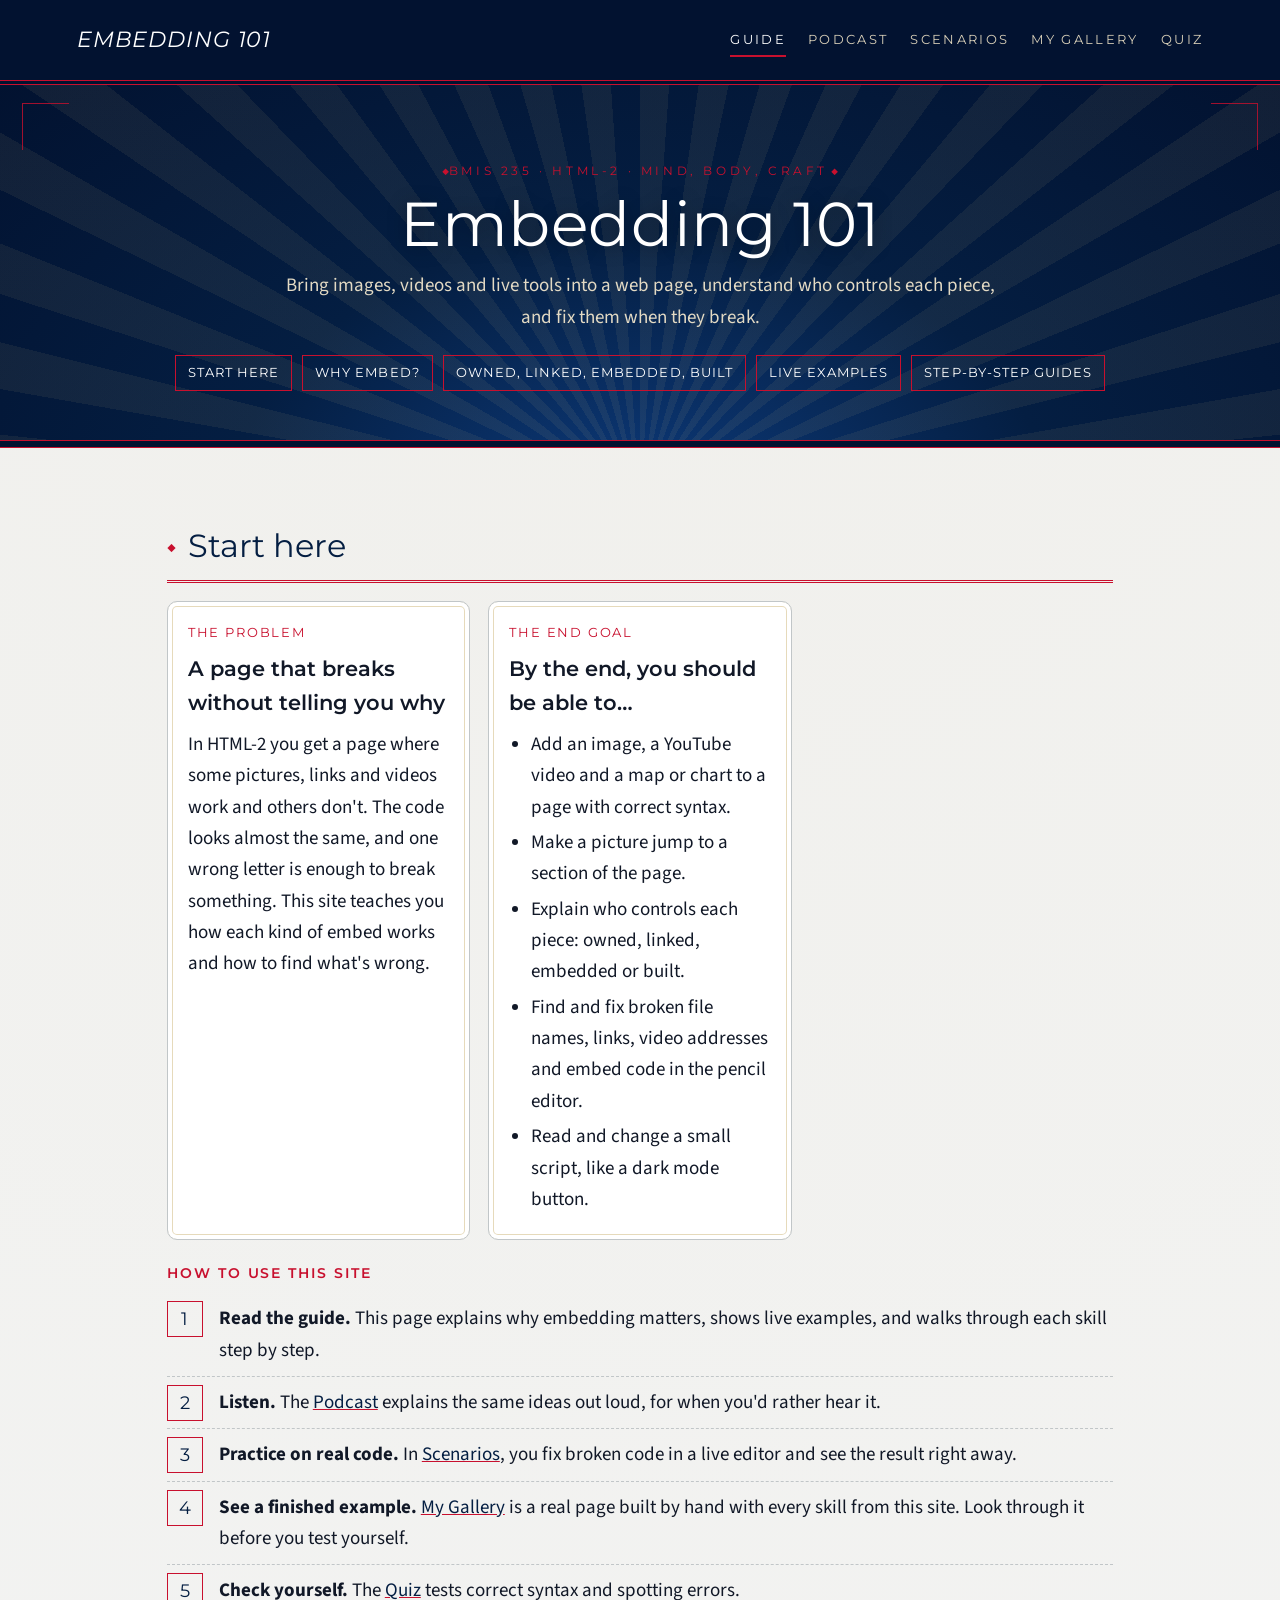
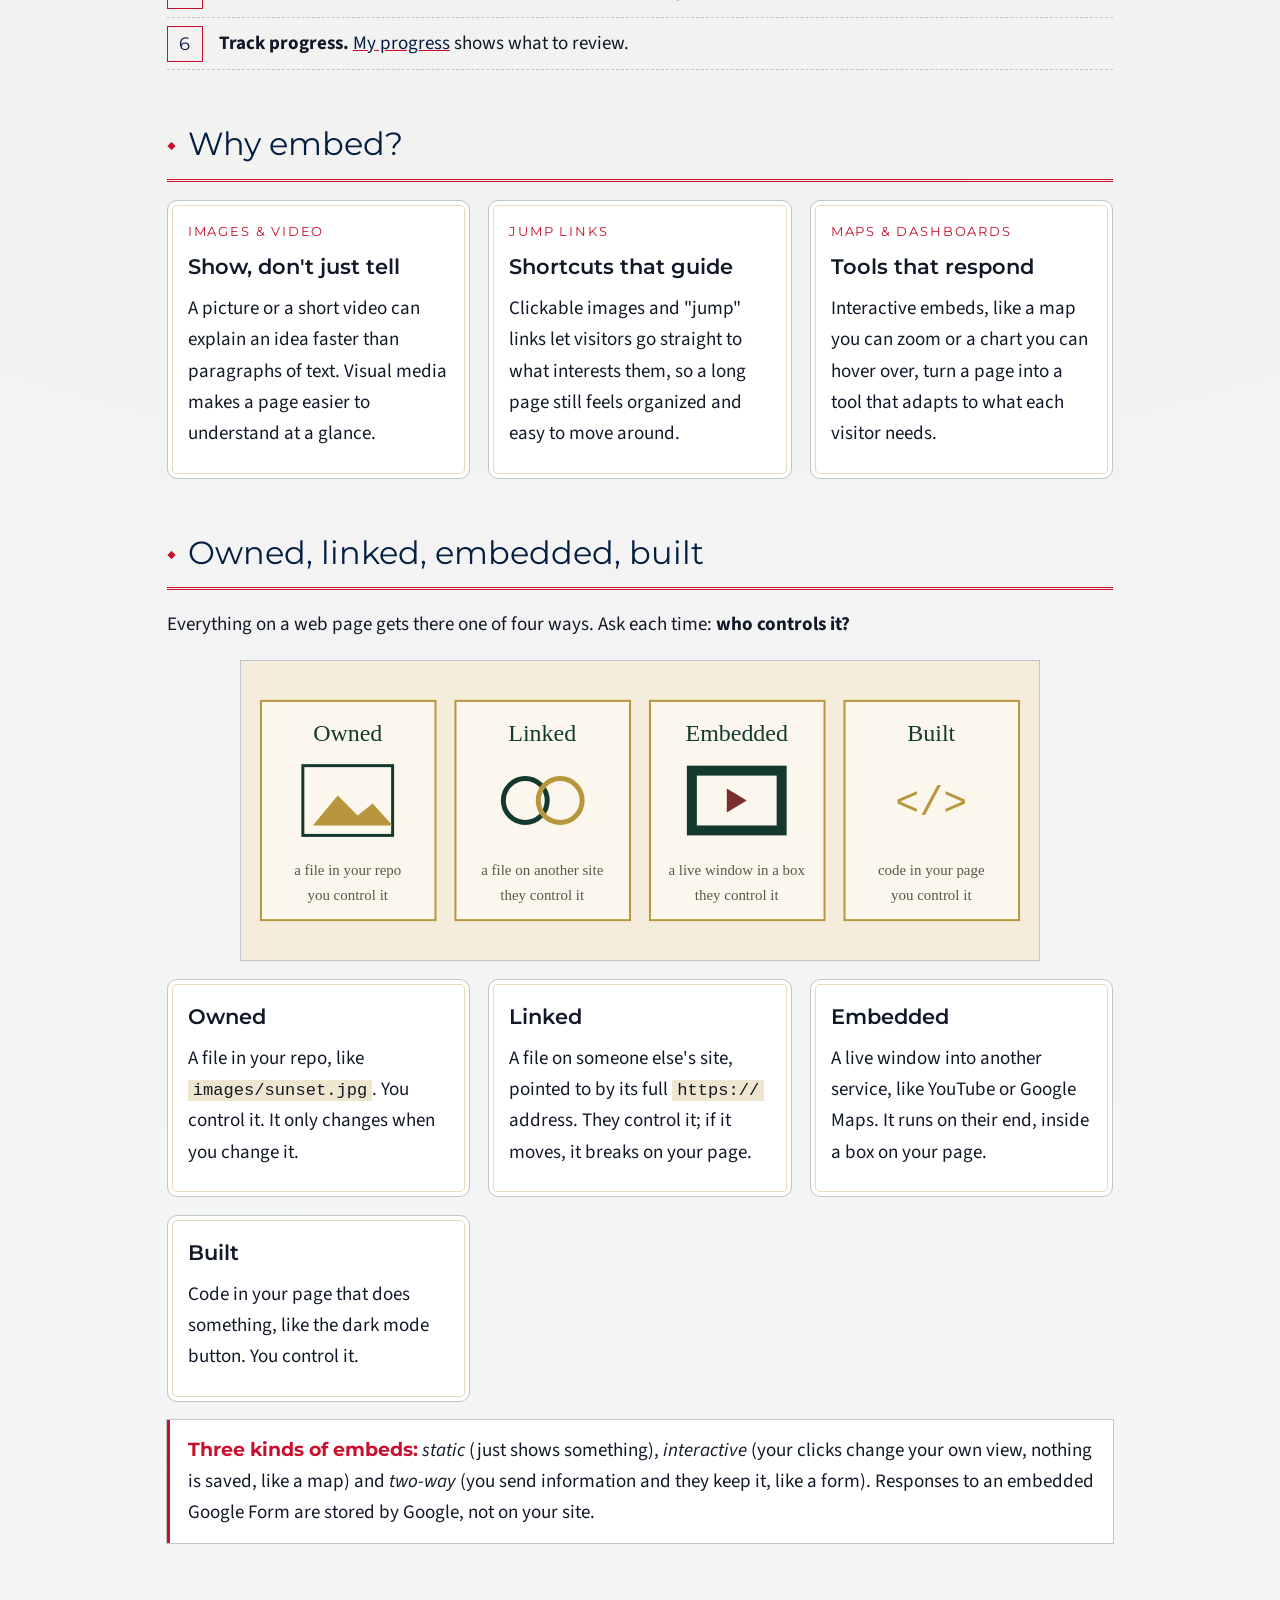
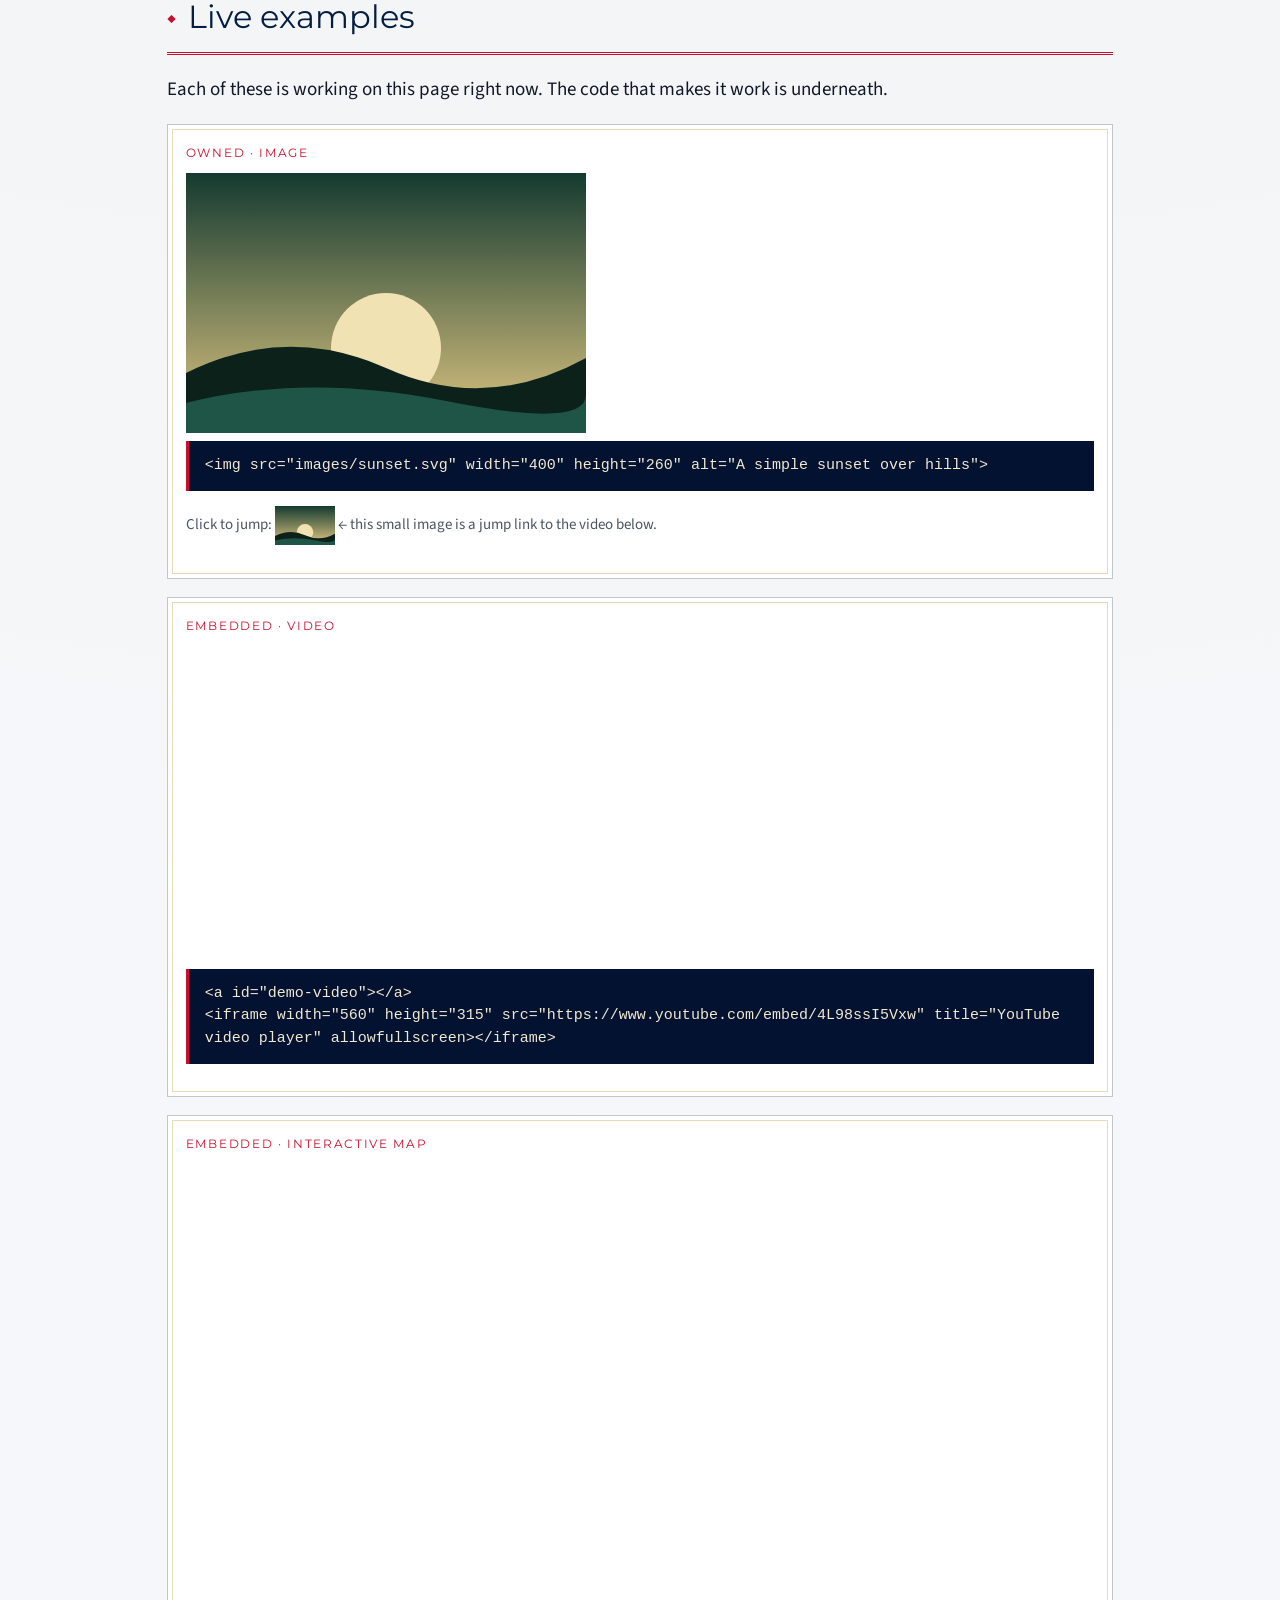
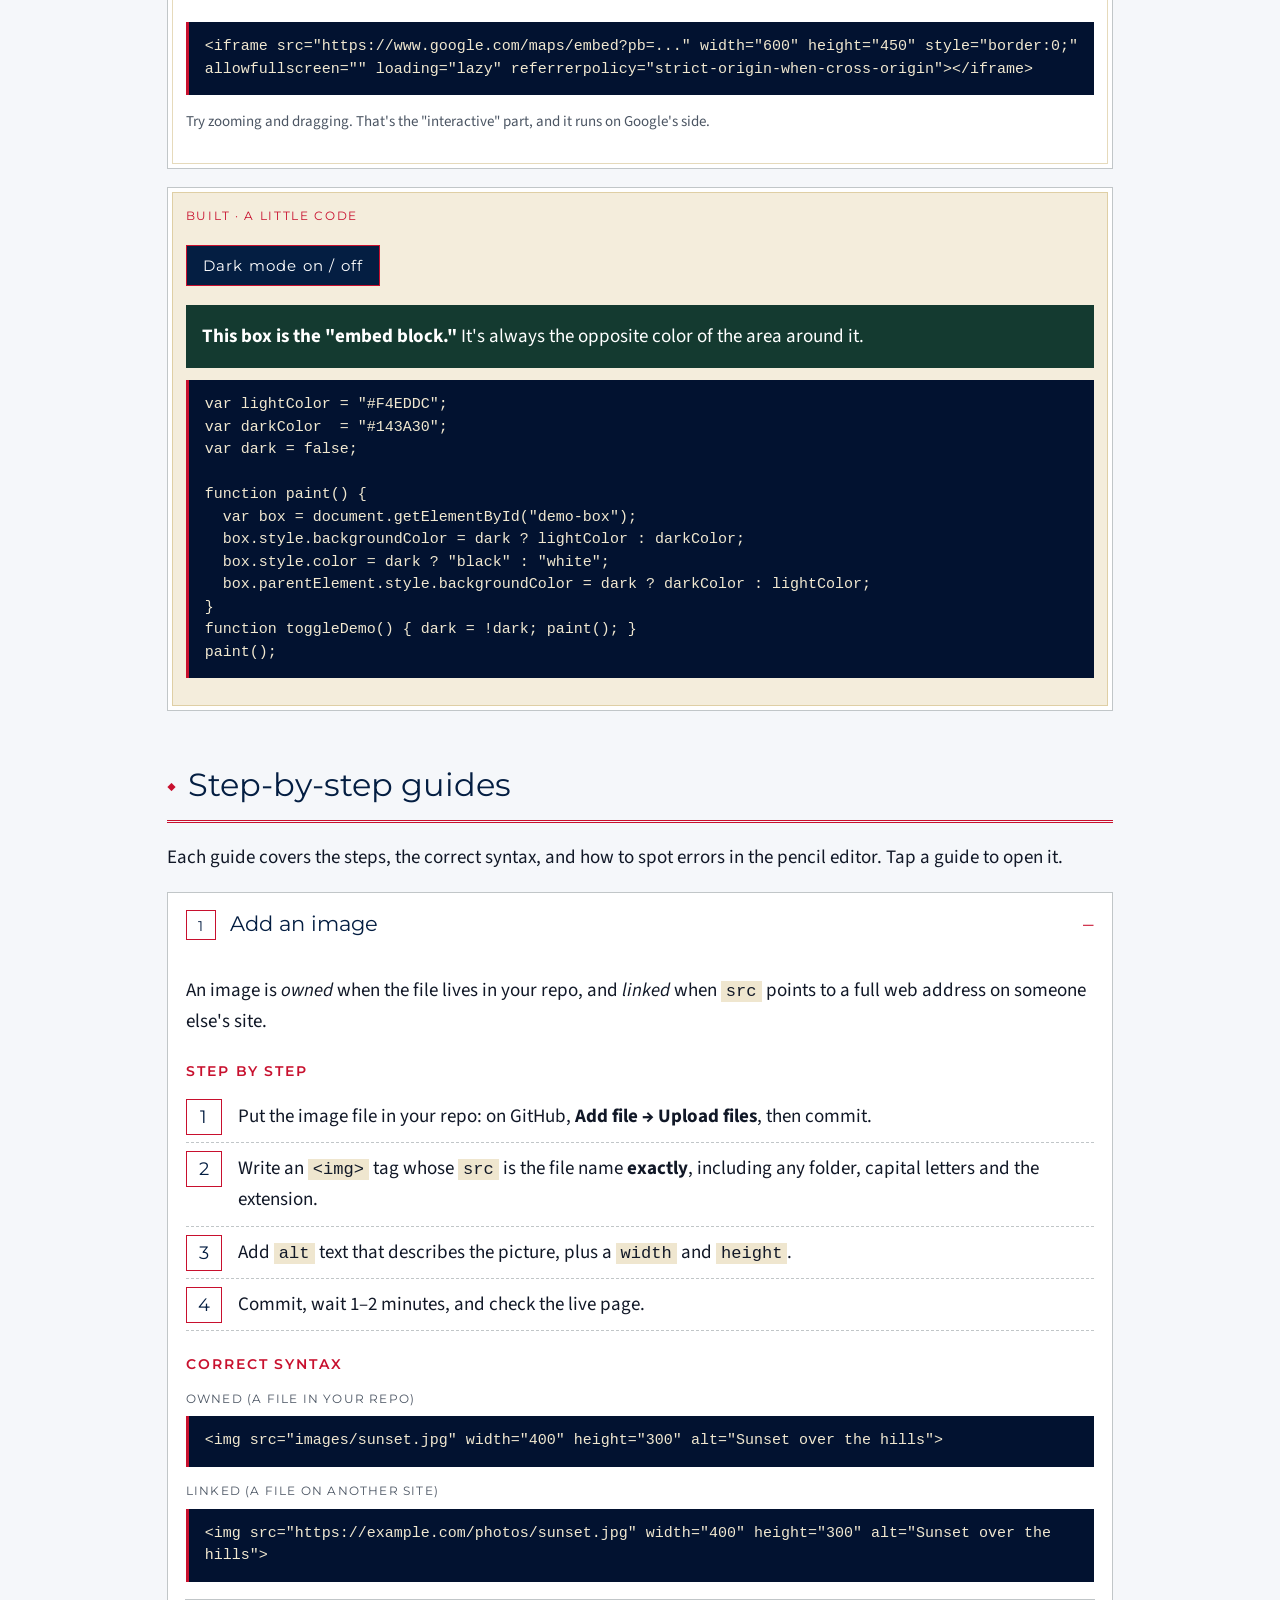
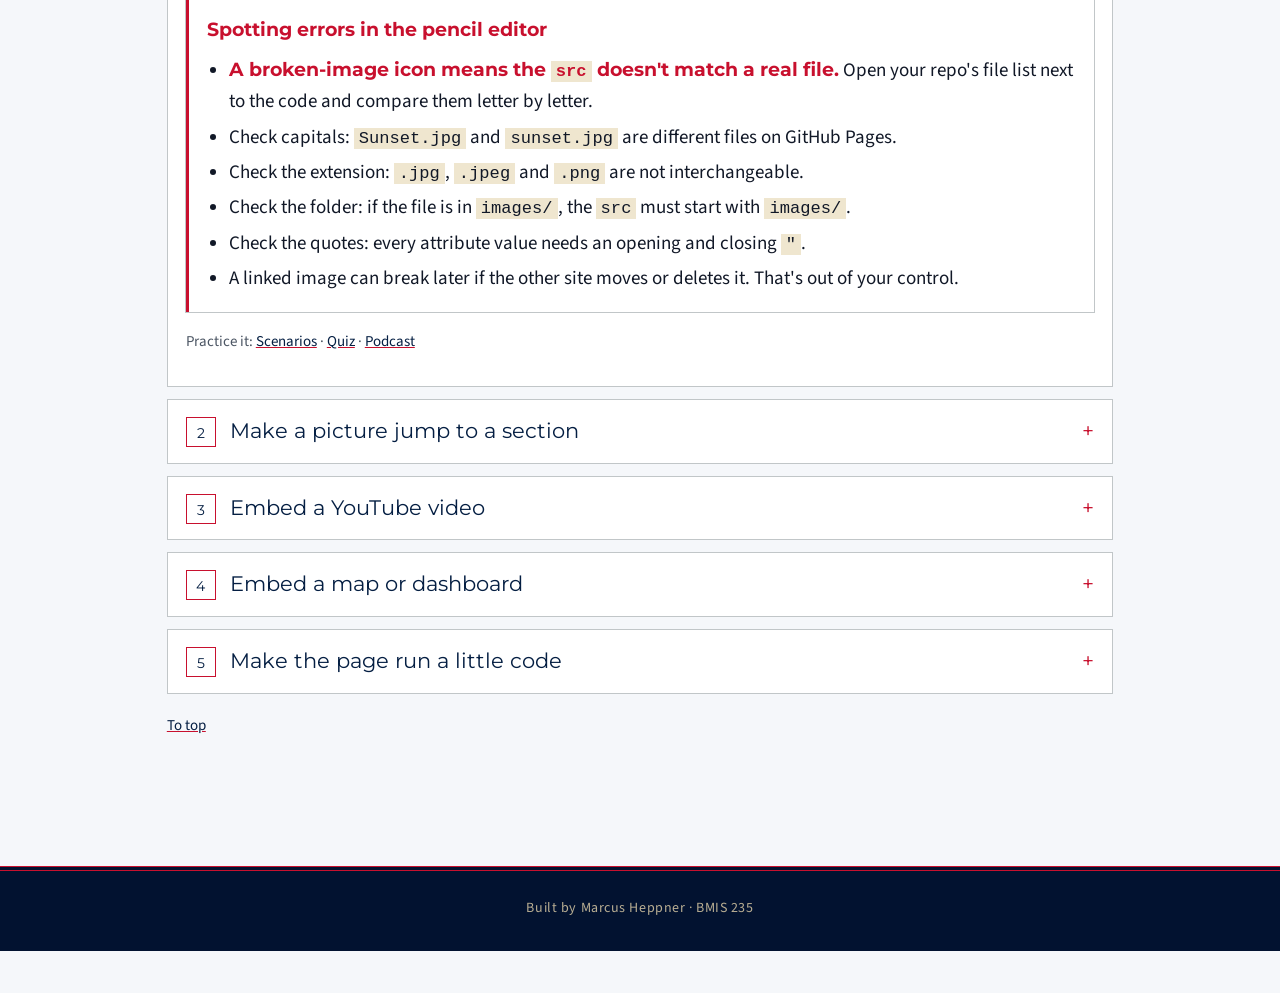
<file: index.html>
<!DOCTYPE html>
<!--
  Author: Marcus Heppner
  GU username: marcusheppner
  Course: BMIS 235 - Final (Path 2: Full build)
  Page: Home - why embedding matters, live examples, and step-by-step guides for HTML-2.
-->
<html lang="en">
<head>
<meta charset="utf-8">
<meta name="viewport" content="width=device-width, initial-scale=1">
<meta name="author" content="Marcus Heppner">
<title>Embedding 101 - Marcus Heppner</title>
<link rel="stylesheet" href="styles.css?v=22">
</head>
<body>

<a id="top"></a>
<nav>
    <a class="brand" href="index.html">Embedding 101</a>
    <a class="active" href="index.html">Guide</a>
    <a href="podcast.html">Podcast</a>
    <a href="scenarios.html">Scenarios</a>
    <a href="my-gallery.html">My Gallery</a>
    <a href="quiz.html">Quiz</a>
</nav>

<header class="hero">
    <div class="kicker">BMIS 235 &middot; HTML-2 &middot; Mind, Body, Craft</div>
    <h1>Embedding 101</h1>
    <p>Bring images, videos and live tools into a web page, understand who controls each piece, and fix them
       when they break.</p>
    <div class="toc">
        <a href="#start">Start here</a>
        <a href="#why">Why embed?</a>
        <a href="#four-ways">Owned, linked, embedded, built</a>
        <a href="#live">Live examples</a>
        <a href="#guides">Step-by-step guides</a>
    </div>
</header>

<main>

<!-- ===== START HERE ===== -->
<section id="start">
    <h2>Start here</h2>
    <div class="grid">
        <div class="card"><div class="role">The problem</div><h3>A page that breaks without telling you why</h3>
            <p>In HTML-2 you get a page where some pictures, links and videos work and others don't. The code looks almost
            the same, and one wrong letter is enough to break something. This site teaches you how each kind of embed works
            and how to find what's wrong.</p></div>
        <div class="card"><div class="role">The end goal</div><h3>By the end, you should be able to&hellip;</h3>
            <ul class="notice-list">
                <li>Add an image, a YouTube video and a map or chart to a page with correct syntax.</li>
                <li>Make a picture jump to a section of the page.</li>
                <li>Explain who controls each piece: owned, linked, embedded or built.</li>
                <li>Find and fix broken file names, links, video addresses and embed code in the pencil editor.</li>
                <li>Read and change a small script, like a dark mode button.</li>
            </ul></div>
    </div>
    <h3 class="sub">How to use this site</h3>
    <ol class="steps">
        <li><strong>Read the guide.</strong> This page explains why embedding matters, shows live examples, and walks
            through each skill step by step.</li>
        <li><strong>Listen.</strong> The <a href="podcast.html">Podcast</a> explains the same ideas out loud, for when you'd
            rather hear it.</li>
        <li><strong>Practice on real code.</strong> In <a href="scenarios.html">Scenarios</a>, you fix broken code in a live
            editor and see the result right away.</li>
        <li><strong>See a finished example.</strong> <a href="my-gallery.html">My Gallery</a> is a real page built by hand
            with every skill from this site. Look through it before you test yourself.</li>
        <li><strong>Check yourself.</strong> The <a href="quiz.html">Quiz</a> tests correct syntax and spotting errors.</li>
        <li><strong>Track progress.</strong> <a href="quiz.html#progress">My progress</a> shows what to review.</li>
    </ol>
</section>

<!-- ===== WHY ===== -->
<section id="why">
    <h2>Why embed?</h2>
    <div class="grid">
        <div class="card"><div class="role">Images &amp; video</div><h3>Show, don't just tell</h3>
            <p>A picture or a short video can explain an idea faster than paragraphs of text. Visual media makes a page
            easier to understand at a glance.</p></div>
        <div class="card"><div class="role">Jump links</div><h3>Shortcuts that guide</h3>
            <p>Clickable images and "jump" links let visitors go straight to what interests them, so a long page still
            feels organized and easy to move around.</p></div>
        <div class="card"><div class="role">Maps &amp; dashboards</div><h3>Tools that respond</h3>
            <p>Interactive embeds, like a map you can zoom or a chart you can hover over, turn a page into a tool that
            adapts to what each visitor needs.</p></div>
    </div>
</section>

<!-- ===== FOUR WAYS ===== -->
<section id="four-ways">
    <h2>Owned, linked, embedded, built</h2>
    <p>Everything on a web page gets there one of four ways. Ask each time: <strong>who controls it?</strong></p>
    <img class="diagram" src="images/four-ways.svg" alt="Four ways content gets onto a page: owned, linked, embedded, built">
    <div class="grid">
        <div class="card"><h3>Owned</h3><p>A file in your repo, like <code>images/sunset.jpg</code>. You control it. It only changes when you change it.</p></div>
        <div class="card"><h3>Linked</h3><p>A file on someone else's site, pointed to by its full <code>https://</code> address. They control it; if it moves, it breaks on your page.</p></div>
        <div class="card"><h3>Embedded</h3><p>A live window into another service, like YouTube or Google Maps. It runs on their end, inside a box on your page.</p></div>
        <div class="card"><h3>Built</h3><p>Code in your page that does something, like the dark mode button. You control it.</p></div>
    </div>
    <div class="plain"><strong>Three kinds of embeds:</strong> <em>static</em> (just shows something),
        <em>interactive</em> (your clicks change your own view, nothing is saved, like a map) and <em>two-way</em> (you send
        information and they keep it, like a form). Responses to an embedded Google Form are stored by Google, not on your site.</div>
</section>

<!-- ===== LIVE EXAMPLES ===== -->
<section id="live">
    <h2>Live examples</h2>
    <p>Each of these is working on this page right now. The code that makes it work is underneath.</p>

    <div class="demo" id="demo-image">
        <div class="role">Owned &middot; image</div>
        <img src="images/sunset.svg" width="400" height="260" alt="A simple sunset over hills">
        <pre class="code"><code>&lt;img src=&quot;images/sunset.svg&quot; width=&quot;400&quot; height=&quot;260&quot; alt=&quot;A simple sunset over hills&quot;&gt;</code></pre>
        <p class="note-tip">Click to jump: <a href="#demo-video"><img src="images/sunset.svg" width="60" height="39" alt="Jump to the video example" style="vertical-align:middle"></a> &larr; this small image is a jump link to the video below.</p>
    </div>

    <a id="demo-video"></a>
    <div class="demo">
        <div class="role">Embedded &middot; video</div>
        <div class="frame"><iframe width="560" height="315" src="https://www.youtube.com/embed/4L98ssI5Vxw" title="YouTube video player" frameborder="0" allow="accelerometer; autoplay; clipboard-write; encrypted-media; gyroscope; picture-in-picture; web-share" allowfullscreen></iframe></div>
        <pre class="code"><code>&lt;a id=&quot;demo-video&quot;&gt;&lt;/a&gt;
&lt;iframe width=&quot;560&quot; height=&quot;315&quot; src=&quot;https://www.youtube.com/embed/4L98ssI5Vxw&quot; title=&quot;YouTube video player&quot; allowfullscreen&gt;&lt;/iframe&gt;</code></pre>
    </div>

    <div class="demo">
        <div class="role">Embedded &middot; interactive map</div>
        <div class="frame"><iframe src="https://www.google.com/maps/embed?pb=!1m18!1m12!1m3!1d5373.911256350678!2d-117.40469022421398!3d47.665858383884476!2m3!1f0!2f0!3f0!3m2!1i1024!2i768!4f13.1!3m3!1m2!1s0x549e18ebbb7aeffb%3A0xdb160d1679b907e7!2sGonzaga%20University!5e0!3m2!1sen!2sus!4v1794508721841!5m2!1sen!2sus" width="600" height="450" style="border:0;" allowfullscreen="" loading="lazy" referrerpolicy="strict-origin-when-cross-origin" title="Map of Gonzaga University"></iframe></div>
        <pre class="code"><code>&lt;iframe src=&quot;https://www.google.com/maps/embed?pb=...&quot; width=&quot;600&quot; height=&quot;450&quot; style=&quot;border:0;&quot; allowfullscreen=&quot;&quot; loading=&quot;lazy&quot; referrerpolicy=&quot;strict-origin-when-cross-origin&quot;&gt;&lt;/iframe&gt;</code></pre>
        <p class="note-tip">Try zooming and dragging. That's the "interactive" part, and it runs on Google's side.</p>
    </div>

    <div class="demo">
        <div class="role">Built &middot; a little code</div>
        <p><button onclick="toggleDemo()">Dark mode on / off</button></p>
        <div id="demo-box" class="demo-box"><strong>This box is the "embed block."</strong> It's always the opposite color of the area around it.</div>
        <pre class="code"><code>var lightColor = &quot;#F4EDDC&quot;;
var darkColor  = &quot;#143A30&quot;;
var dark = false;

function paint() {
  var box = document.getElementById(&quot;demo-box&quot;);
  box.style.backgroundColor = dark ? lightColor : darkColor;
  box.style.color = dark ? &quot;black&quot; : &quot;white&quot;;
  box.parentElement.style.backgroundColor = dark ? darkColor : lightColor;
}
function toggleDemo() { dark = !dark; paint(); }
paint();</code></pre>
    </div>
</section>

<!-- ===== GUIDES ===== -->
<section id="guides">
    <h2>Step-by-step guides</h2>
    <p>Each guide covers the steps, the correct syntax, and how to spot errors in the pencil editor. Tap a guide to open it.</p>
    <details class="guide" id="guide-image" open>
    <summary><span class="guide-num">1</span> Add an image</summary>
    <div class="guide-body">
        <p>An image is <em>owned</em> when the file lives in your repo, and <em>linked</em> when <code>src</code> points to a full web address on someone else's site.</p>
        <h3 class="sub">Step by step</h3>
        <ol class="steps"><li>Put the image file in your repo: on GitHub, <strong>Add file &rarr; Upload files</strong>, then commit.</li><li>Write an <code>&lt;img&gt;</code> tag whose <code>src</code> is the file name <strong>exactly</strong>, including any folder, capital letters and the extension.</li><li>Add <code>alt</code> text that describes the picture, plus a <code>width</code> and <code>height</code>.</li><li>Commit, wait 1&ndash;2 minutes, and check the live page.</li></ol>
        <h3 class="sub">Correct syntax</h3>
        <p class="code-label">Owned (a file in your repo)</p><pre class="code"><code>&lt;img src=&quot;images/sunset.jpg&quot; width=&quot;400&quot; height=&quot;300&quot; alt=&quot;Sunset over the hills&quot;&gt;</code></pre><p class="code-label">Linked (a file on another site)</p><pre class="code"><code>&lt;img src=&quot;https://example.com/photos/sunset.jpg&quot; width=&quot;400&quot; height=&quot;300&quot; alt=&quot;Sunset over the hills&quot;&gt;</code></pre>
        <div class="plain debug"><strong>Spotting errors in the pencil editor</strong><ul class="notice-list"><li><strong>A broken-image icon means the <code>src</code> doesn't match a real file.</strong> Open your repo's file list next to the code and compare them letter by letter.</li><li>Check capitals: <code>Sunset.jpg</code> and <code>sunset.jpg</code> are different files on GitHub Pages.</li><li>Check the extension: <code>.jpg</code>, <code>.jpeg</code> and <code>.png</code> are not interchangeable.</li><li>Check the folder: if the file is in <code>images/</code>, the <code>src</code> must start with <code>images/</code>.</li><li>Check the quotes: every attribute value needs an opening and closing <code>"</code>.</li><li>A linked image can break later if the other site moves or deletes it. That's out of your control.</li></ul></div>
        <p class="note-tip">Practice it: <a href="scenarios.html">Scenarios</a> &middot; <a href="quiz.html">Quiz</a> &middot; <a href="podcast.html">Podcast</a></p>
    </div>
</details><details class="guide" id="guide-jump">
    <summary><span class="guide-num">2</span> Make a picture jump to a section</summary>
    <div class="guide-body">
        <p>A jump link has two halves: a <strong>link</strong> that says where to go, and a <strong>name tag</strong> at the destination. They must match exactly.</p>
        <h3 class="sub">Step by step</h3>
        <ol class="steps"><li>Right above the destination (for example a video), add an empty anchor with an <code>id</code>: <code>&lt;a id="cooking-video"&gt;&lt;/a&gt;</code>.</li><li>Wrap the picture in a link whose <code>href</code> is <code>#</code> plus that same id.</li><li>Make sure the closing <code>&lt;/a&gt;</code> comes <em>after</em> the <code>&lt;img&gt;</code>, so the picture is inside the link.</li><li>Add a "To top" link the same way: <code>&lt;a id="top"&gt;&lt;/a&gt;</code> at the top, <code>&lt;a href="#top"&gt;</code> at the bottom.</li></ol>
        <h3 class="sub">Correct syntax</h3>
        <p class="code-label">The link (the picture you click)</p><pre class="code"><code>&lt;a href=&quot;#cooking-video&quot;&gt;&lt;img src=&quot;images/cooking.jpg&quot; width=&quot;400&quot; height=&quot;400&quot; alt=&quot;Cooking show&quot;&gt;&lt;/a&gt;</code></pre><p class="code-label">The destination (right above the video)</p><pre class="code"><code>&lt;a id=&quot;cooking-video&quot;&gt;&lt;/a&gt;</code></pre>
        <div class="plain debug"><strong>Spotting errors in the pencil editor</strong><ul class="notice-list"><li><strong>If clicking does nothing, compare the text after <code>#</code> in the <code>href</code> with the <code>id</code>.</strong> They must match letter for letter.</li><li>Look for small differences: <code>#cookingvideo</code> vs <code>cooking-video</code>, or <code>#Cooking</code> vs <code>cooking</code>.</li><li>The <code>#</code> goes only in the <code>href</code>, never in the <code>id</code>.</li><li>Each <code>id</code> can be used only once per page.</li><li>If the picture isn't clickable at all, check that the <code>&lt;img&gt;</code> sits between <code>&lt;a href...&gt;</code> and <code>&lt;/a&gt;</code>.</li></ul></div>
        <p class="note-tip">Practice it: <a href="scenarios.html">Scenarios</a> &middot; <a href="quiz.html">Quiz</a> &middot; <a href="podcast.html">Podcast</a></p>
    </div>
</details><details class="guide" id="guide-video">
    <summary><span class="guide-num">3</span> Embed a YouTube video</summary>
    <div class="guide-body">
        <p>A video is <em>embedded</em>: a live window into YouTube, which runs on YouTube's side. YouTube has two kinds of links, and only one of them works inside an <code>&lt;iframe&gt;</code>.</p>
        <h3 class="sub">Step by step</h3>
        <ol class="steps"><li>On YouTube, click <strong>Share &rarr; Embed</strong> and copy the code. Or build it yourself from the video's ID, the letters after <code>watch?v=</code>.</li><li>Use the <strong>embed</strong> address in <code>src</code>: <code>https://www.youtube.com/embed/VIDEO_ID</code>.</li><li>Paste the whole <code>&lt;iframe&gt; &hellip; &lt;/iframe&gt;</code> where you want the video.</li><li>Commit, then press play on the live page.</li></ol>
        <h3 class="sub">Correct syntax</h3>
        <p class="code-label">Watch link (for YouTube itself; won't play in an iframe)</p><pre class="code"><code>https://www.youtube.com/watch?v=4L98ssI5Vxw</code></pre><p class="code-label">Embed link (goes in the iframe)</p><pre class="code"><code>&lt;iframe width=&quot;560&quot; height=&quot;315&quot; src=&quot;https://www.youtube.com/embed/4L98ssI5Vxw&quot; title=&quot;YouTube video player&quot; allowfullscreen&gt;&lt;/iframe&gt;</code></pre><p class="code-label">Shorts work the same way</p><pre class="code"><code>/shorts/VIDEO_ID  becomes  /embed/VIDEO_ID</code></pre>
        <div class="plain debug"><strong>Spotting errors in the pencil editor</strong><ul class="notice-list"><li><strong>If the video box is blank or says it refused to connect, the <code>src</code> is probably a watch link.</strong> Swap <code>watch?v=</code> for <code>embed/</code>.</li><li>Compare the broken video's <code>src</code> with a video that works on the same page. The difference is usually right there.</li><li><code>youtu.be/ID</code> and <code>/shorts/ID</code> links also need to become <code>/embed/ID</code>.</li><li>Copy the whole ID. YouTube IDs are 11 characters, and missing one breaks the video.</li><li>"Video unavailable" means the owner blocked embedding. That's not your code: pick another video.</li></ul></div>
        <p class="note-tip">Practice it: <a href="scenarios.html">Scenarios</a> &middot; <a href="quiz.html">Quiz</a> &middot; <a href="podcast.html">Podcast</a></p>
    </div>
</details><details class="guide" id="guide-map">
    <summary><span class="guide-num">4</span> Embed a map or dashboard</summary>
    <div class="guide-body">
        <p>Maps and charts are <em>interactive</em> embeds: viewers can zoom, pan or hover, and it all runs on the other company's site. You almost never write the iframe yourself. The site gives you the code.</p>
        <h3 class="sub">Step by step</h3>
        <ol class="steps"><li><strong>Google Maps:</strong> search for a place, click <strong>Share &rarr; Embed a map &rarr; Copy HTML</strong>.</li><li><strong>Our World in Data:</strong> open a chart, click <strong>Share &rarr; Embed</strong>, copy the code.</li><li>Paste the <em>whole</em> thing, from <code>&lt;iframe</code> to <code>&lt;/iframe&gt;</code>, into the section where it belongs.</li><li>Change the section's heading to say what the map or chart shows. Commit and test zooming on the live page.</li></ol>
        <h3 class="sub">Correct syntax</h3>
        <p class="code-label">What Google gives you (shortened here)</p><pre class="code"><code>&lt;iframe src=&quot;https://www.google.com/maps/embed?pb=...&quot; width=&quot;600&quot; height=&quot;450&quot; style=&quot;border:0;&quot; allowfullscreen=&quot;&quot; loading=&quot;lazy&quot; referrerpolicy=&quot;strict-origin-when-cross-origin&quot;&gt;&lt;/iframe&gt;</code></pre>
        <div class="plain debug"><strong>Spotting errors in the pencil editor</strong><ul class="notice-list"><li><strong>If you see a plain link instead of a map, you pasted the page address, not the embed code.</strong> The code must start with <code>&lt;iframe</code>.</li><li>If everything below the map disappears, the paste is incomplete: check for the closing <code>&lt;/iframe&gt;</code> and that no quote mark is missing.</li><li>Look for duplicate attributes, like two <code>width=</code> values in one tag. The browser uses only the first, so the size may not be what you expect.</li><li>Make sure the iframe is inside the right section (between its opening and closing tags).</li><li>For charts, use the archived embed version so it keeps working.</li></ul></div>
        <p class="note-tip">Practice it: <a href="scenarios.html">Scenarios</a> &middot; <a href="quiz.html">Quiz</a> &middot; <a href="podcast.html">Podcast</a></p>
    </div>
</details><details class="guide" id="guide-script">
    <summary><span class="guide-num">5</span> Make the page run a little code</summary>
    <div class="guide-body">
        <p>A script is <em>built</em> content: code in your page that does something, like a dark mode button. The HTML-2 script has five parts.</p>
        <h3 class="sub">Step by step</h3>
        <ol class="steps"><li><strong>Two colors:</strong> <code>lightColor</code> and <code>darkColor</code>. These are the lines you change.</li><li><strong>A memory:</strong> <code>dark</code> is <code>false</code> (light mode) or <code>true</code> (dark mode).</li><li><strong><code>paint()</code></strong> colors the page one color and the embed block the other.</li><li><strong><code>toggleDark()</code></strong> runs on every click: it flips <code>dark</code>, then calls <code>paint()</code>.</li><li>One last <code>paint()</code> colors the page when it first loads.</li></ol>
        <h3 class="sub">Correct syntax</h3>
        <p class="code-label">The button</p><pre class="code"><code>&lt;button onclick=&quot;toggleDark()&quot;&gt;Dark mode on / off&lt;/button&gt;</code></pre><p class="code-label">The colors you change</p><pre class="code"><code>var lightColor = &quot;#F4EDDC&quot;;
var darkColor  = &quot;#143A30&quot;;</code></pre><p class="code-label">Finding the block it recolors</p><pre class="code"><code>var block = document.getElementById(&quot;embed-block&quot;);
&lt;!-- must match: --&gt;
&lt;section id=&quot;embed-block&quot;&gt;</code></pre>
        <div class="plain debug"><strong>Spotting errors in the pencil editor</strong><ul class="notice-list"><li><strong>If the button does nothing, compare the name in <code>onclick="..."</code> with the function name.</strong> <code>toggleDark()</code> and <code>toggledark()</code> are different.</li><li>The text in <code>getElementById("...")</code> must match an <code>id</code> on the page exactly.</li><li>Colors need quotes and a <code>#</code>: <code>"#143A30"</code>.</li><li>Pick two colors far apart (one light, one dark) so the text stays readable in both modes.</li><li>Test both modes before you submit: click the button twice.</li></ul></div>
        <p class="note-tip">Practice it: <a href="scenarios.html">Scenarios</a> &middot; <a href="quiz.html">Quiz</a> &middot; <a href="podcast.html">Podcast</a></p>
    </div>
</details>
    <p class="note-tip" style="margin-top:20px"><a href="#top">To top</a></p>
</section>

</main>

<footer>Built by Marcus Heppner &middot; BMIS 235</footer>

<script>
  // A small version of the HTML-2 dark mode script, used by the "Built" example.
  var lightColor = "#F4EDDC";
  var darkColor  = "#143A30";
  var dark = false;

  function paint() {
    var box = document.getElementById("demo-box");
    box.style.backgroundColor = dark ? lightColor : darkColor;
    box.style.color = dark ? "black" : "white";
    box.parentElement.style.backgroundColor = dark ? darkColor : lightColor;
    box.parentElement.style.color = dark ? "white" : "";
  }
  function toggleDemo() { dark = !dark; paint(); }
  paint();

  // Open a guide when arriving from a link like index.html#guide-video
  if (location.hash.indexOf("#guide-") === 0) {
    var g = document.querySelector(location.hash);
    if (g) { g.open = true; g.scrollIntoView(); }
  }
</script>
</body>
</html>
</file>
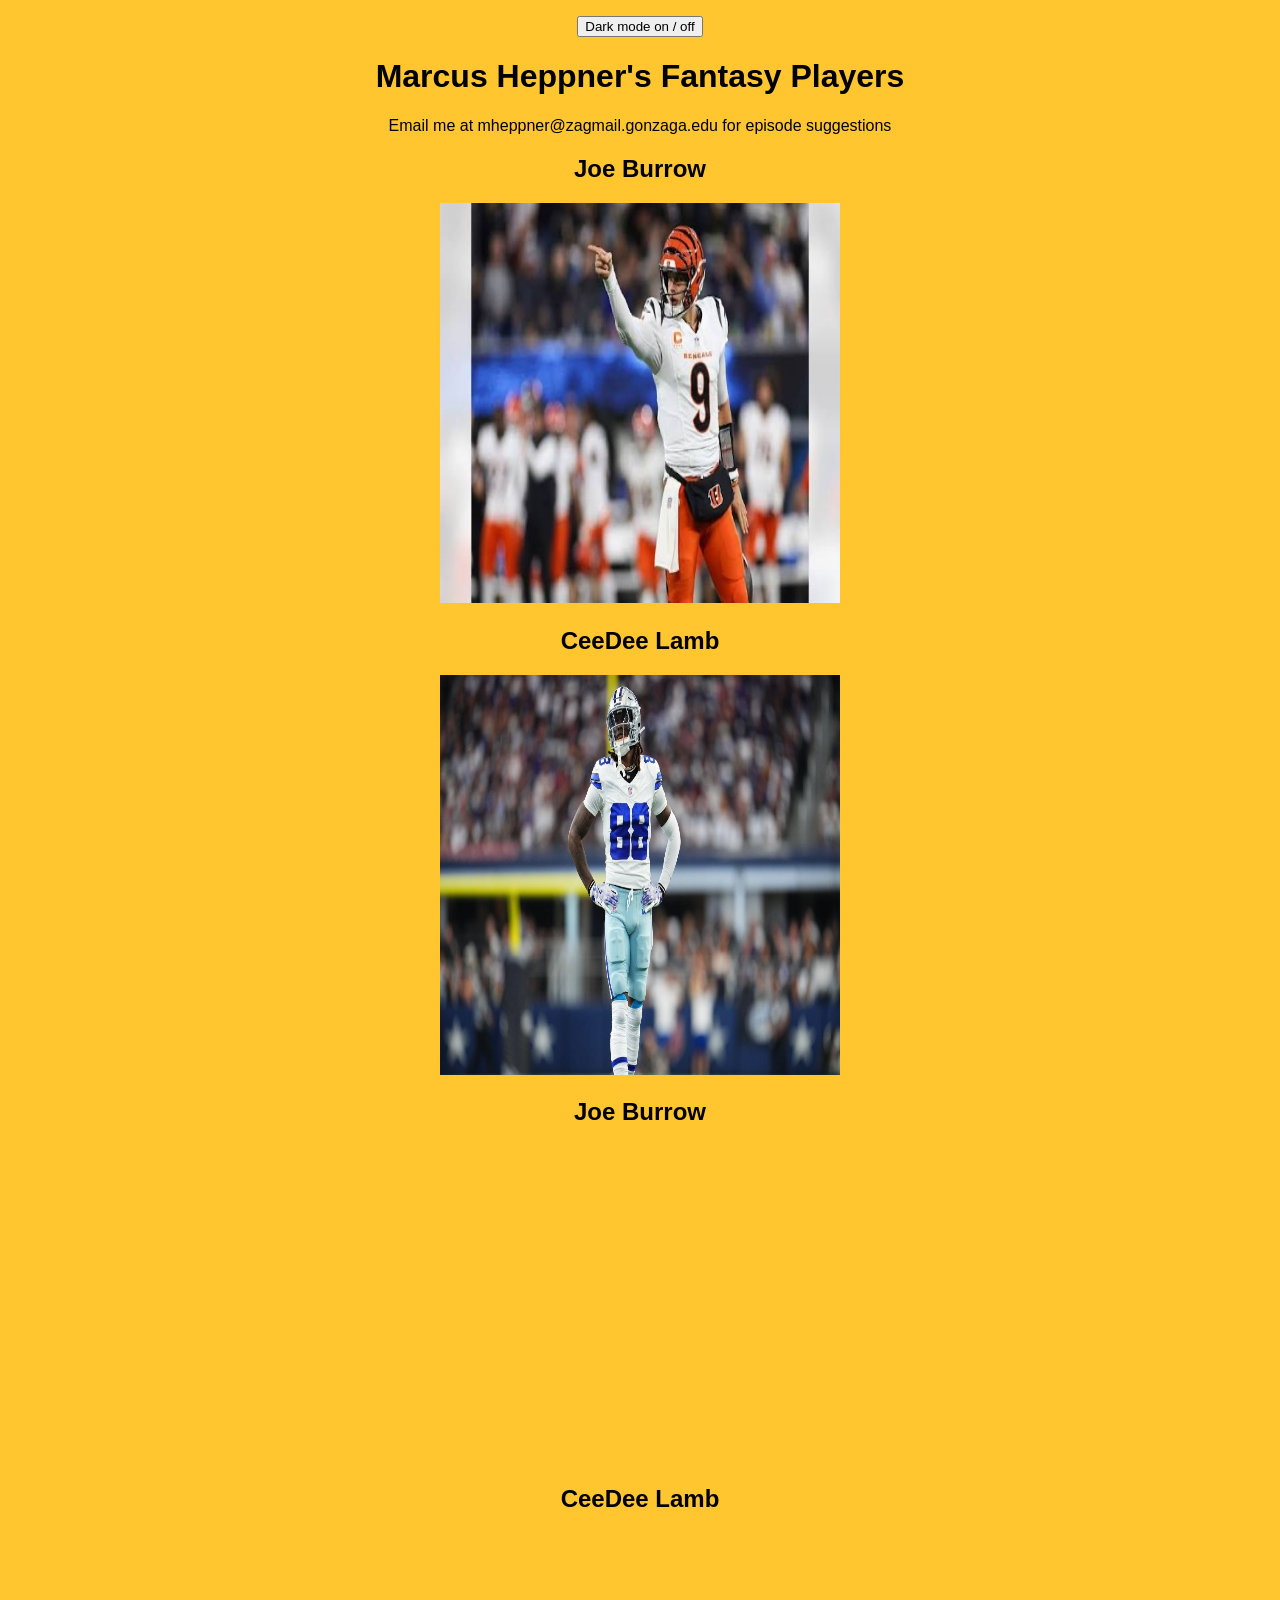
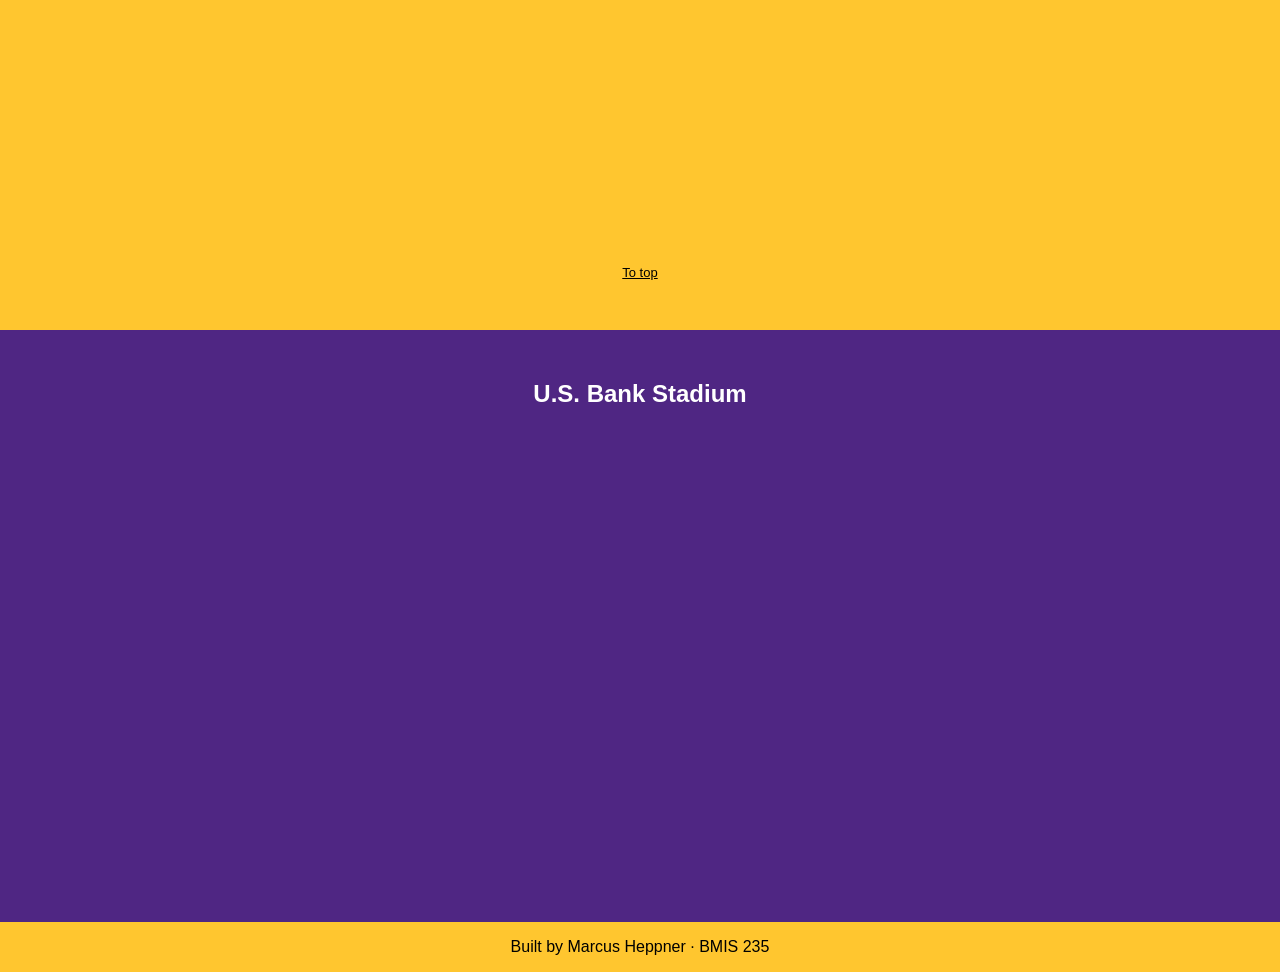
<file: gallery.html>
<!DOCTYPE html>
<!--
  Author: Marcus Heppner
  GU username: marcusheppner
  Course: BMIS 235 - HTML-4
-->
<html lang="en">
<head>
<meta charset="utf-8">
<meta name="author" content="Marcus Heppner">

<!-- this is the title that shows up on the tab of a web browser -->
<title>Marcus Heppner's Fantasy Players</title>

<style>
body { font-family: Arial, sans-serif; margin: 0; padding: 0 20px; }
h1   { text-align: center; }
h2   { text-align: center; }
a    { color: inherit; }

ul {
    margin: 0;
    padding: 0;
    list-style-type: none;
    text-align: center;
}

/* the bottom section: always the opposite color of the page */
#embed-block {
    margin: 50px -20px 0;
    padding: 30px 20px 40px;
    text-align: center;
}
</style>
</head>

<body>

<!-- ===================== DARK MODE BUTTON ===================== -->
<!-- Clicking it runs toggleDark(), a tiny program at the bottom   -->
<!-- of this file.                                                 -->
<p style="text-align: center;"><button onclick="toggleDark()">Dark mode on / off</button></p>

<a id="top"></a>

<h1>Marcus Heppner's Fantasy Players</h1>
<p style="text-align: center;">Email me at mheppner@zagmail.gonzaga.edu for episode suggestions</p>

<!-- ===================== MENU OF IMAGES ===================== -->
<!-- Click an image and it jumps down to its video.            -->
<!-- MIND works. Use it as your model.                         -->
<ul>

    <li><h2>Joe Burrow</h2></li>
    <li><a href="#burrow"><img src="burrow.jpeg" width="400" height="400" alt="Joe Burrow"></a></li>

    <li><h2>CeeDee Lamb</h2></li>
    <li><a href="#lamb"><img src="lamb.jpg" width="400" height="400" alt="CeeDee Lamb"></a></li>
  
</ul>

<!-- ===================== VIDEO SECTIONS ===================== -->

<!-- Joe Burrow -->
<a id="burrow"></a>
<h2>Joe Burrow</h2>
<center>
<iframe width="560" height="315" src="https://www.youtube.com/embed/i_JTbOcIiqY?si=Ji2f0snN11VkGA5M" title="YouTube video player" frameborder="0" allow="accelerometer; autoplay; clipboard-write; encrypted-media; gyroscope; picture-in-picture; web-share" referrerpolicy="strict-origin-when-cross-origin" allowfullscreen></iframe>
</center>

<!-- CeeDee Lamb -->
<a id="lamb"></a>
<h2>CeeDee Lamb</h2>
<center>
<iframe width="560" height="315" src="https://www.youtube.com/embed/sxJODPlYFmo?si=pA8nV1AG3t5qozDN" title="YouTube video player" frameborder="0" allow="accelerometer; autoplay; clipboard-write; encrypted-media; gyroscope; picture-in-picture; web-share" referrerpolicy="strict-origin-when-cross-origin" allowfullscreen></iframe>
</center>

<p style="font-size: small; text-align: center;"><a href="#top">To top</a></p>

<!-- ===================== YOUR EMBED BLOCK ===================== -->
<!-- This section is always the opposite color of the page.      -->
<!-- 1. Pick ONE: a Google Map, or an Our World in Data chart.    -->
<!-- 2. Copy its embed code (it starts with <iframe).             -->
<!-- 3. Paste it on the empty line below the heading.             -->
<!-- 4. Change the heading to say what it is.                     -->
<section id="embed-block">
<h2>U.S. Bank Stadium</h2>

<center>
<iframe src="https://www.google.com/maps/embed?pb=!1m18!1m12!1m3!1d5645.040875998974!2d-93.26543160619717!3d44.973737774211486!2m3!1f0!2f0!3f0!3m2!1i1024!2i768!4f13.1!3m3!1m2!1s0x52b32d60f3b6c9f3%3A0xe5359d25498abfd3!2sU.S.%20Bank%20Stadium!5e0!3m2!1sen!2sus!4v1795672873797!5m2!1sen!2sus" width="600" height="450" style="border:0;" allowfullscreen="" loading="lazy" referrerpolicy="strict-origin-when-cross-origin"></iframe>
</center>
  
</section>

<!-- Footer: fill in your name -->
<p style="text-align: center;">Built by Marcus Heppner &middot; BMIS 235</p>


<!-- ===================== DARK MODE SCRIPT ===================== -->
<script>
  // 1. Your two colors. Change these to your own.
  var lightColor = "#FFC62F";
  var darkColor  = "#4F2683";

  // 2. Which mode the page is in right now
  var dark = false;

  // 3. Paint the page one color and the embed block the other
  function paint() {
    var pageColor  = dark ? darkColor  : lightColor;
    var blockColor = dark ? lightColor : darkColor;
    document.body.style.backgroundColor = pageColor;
    document.body.style.color = dark ? "white" : "black";
    var block = document.getElementById("embed-block");
    block.style.backgroundColor = blockColor;
    block.style.color = dark ? "black" : "white";
  }

  // 4. When the button is clicked: flip the mode, then repaint
  function toggleDark() {
    dark = !dark;
    paint();
  }

  // 5. Paint once when the page first loads
  paint();
</script>

</body>
</html>
</file>
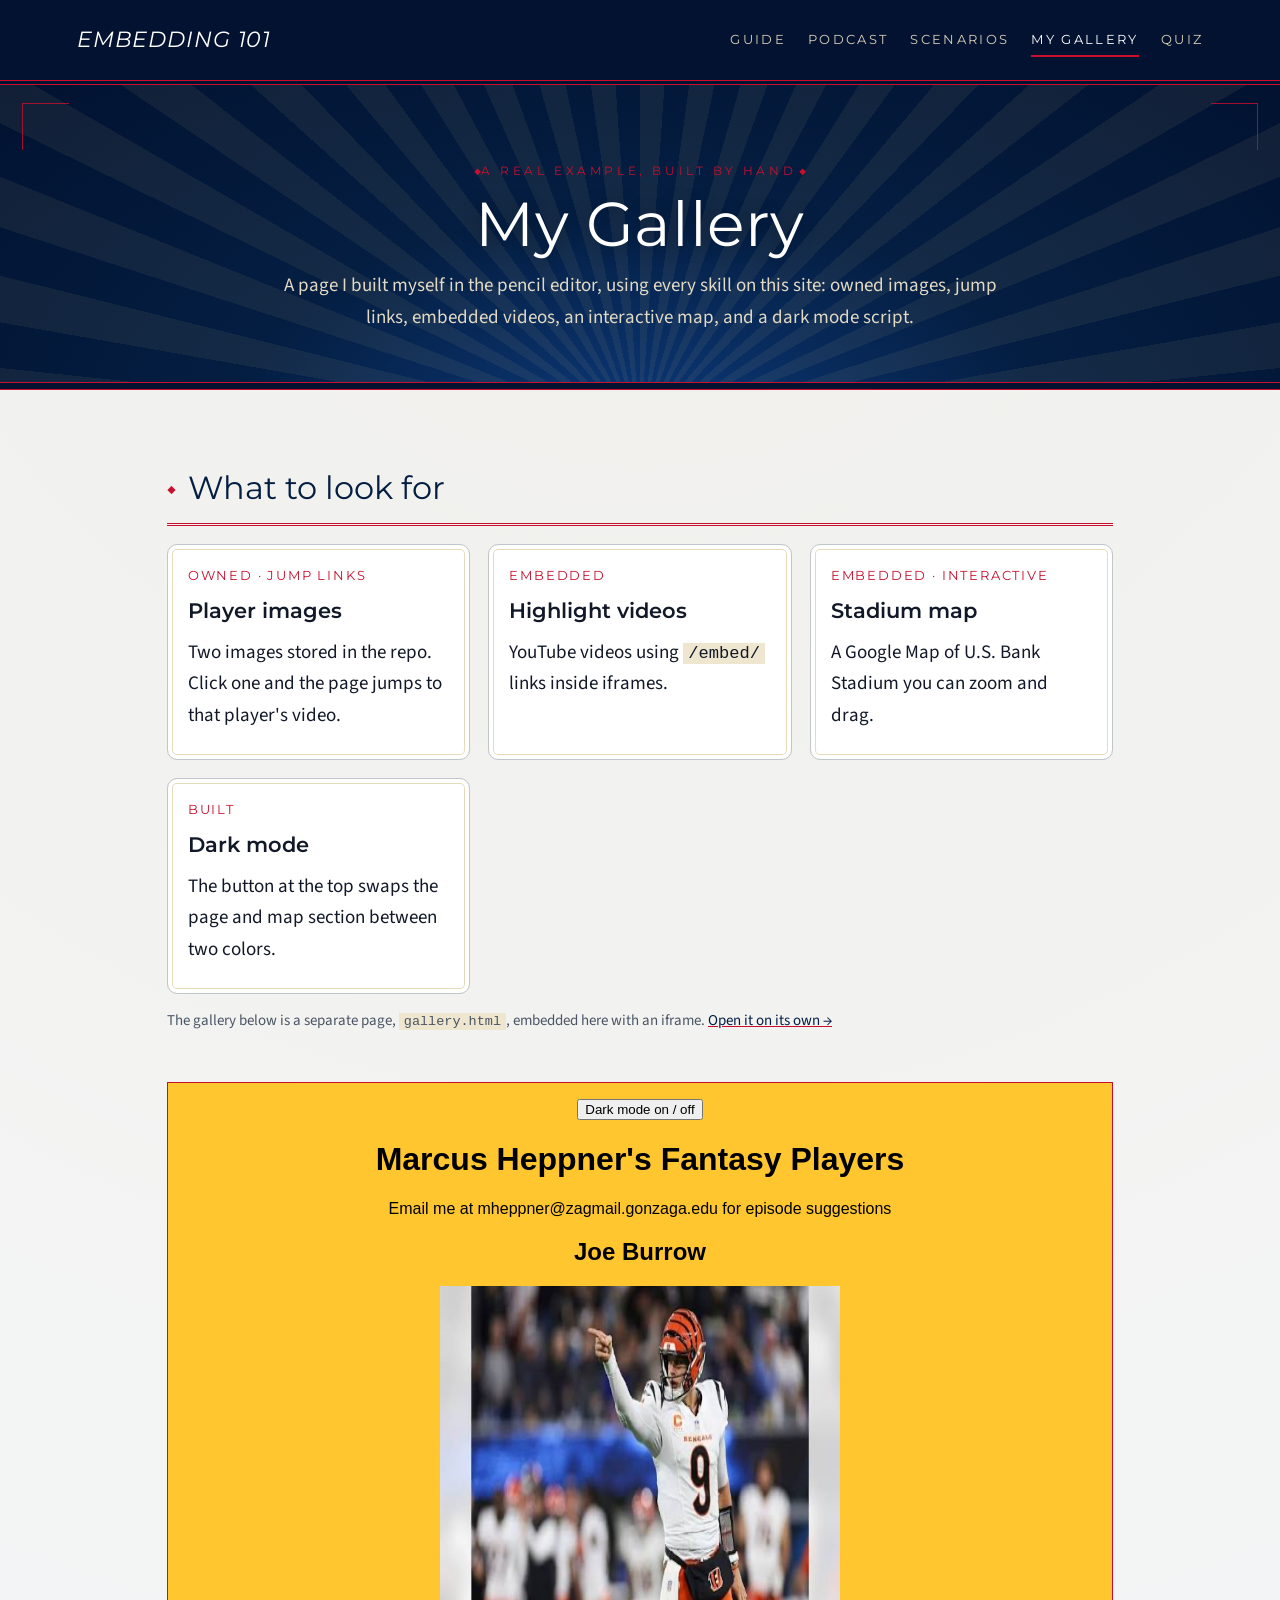
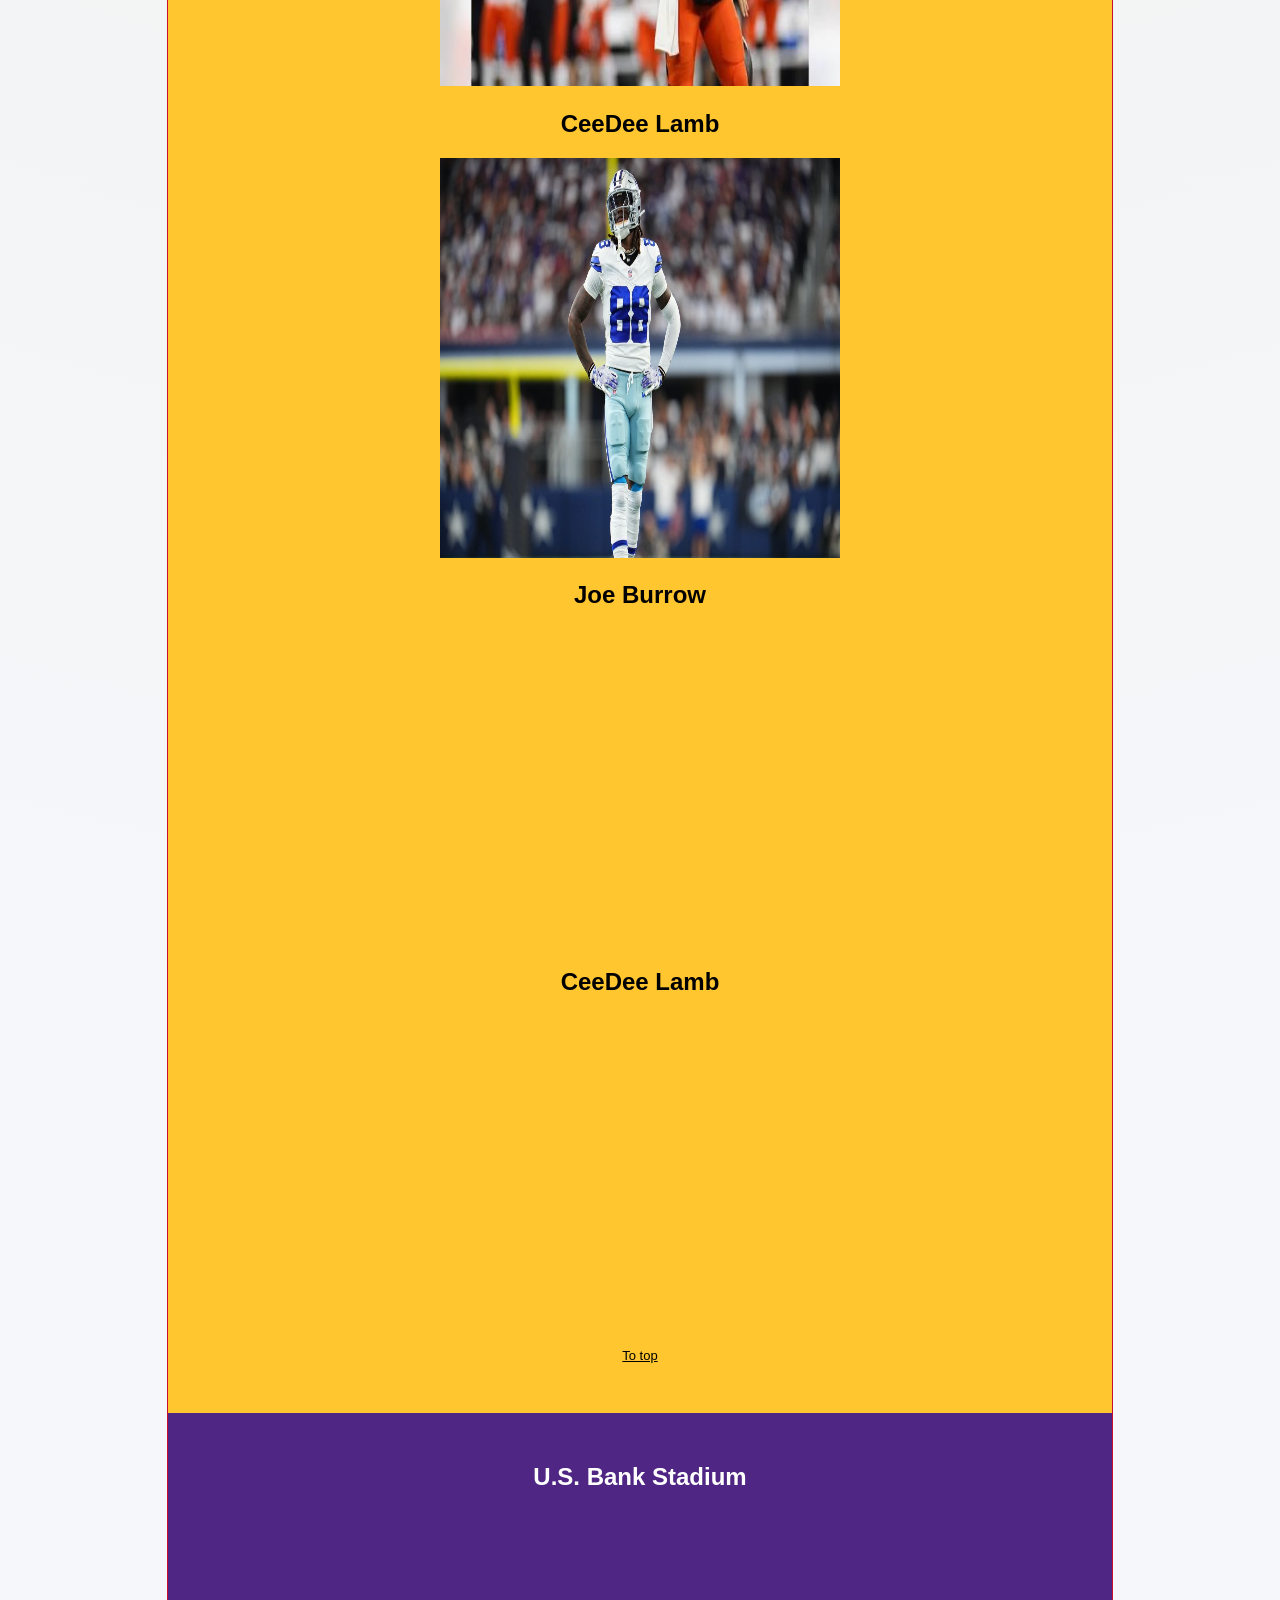
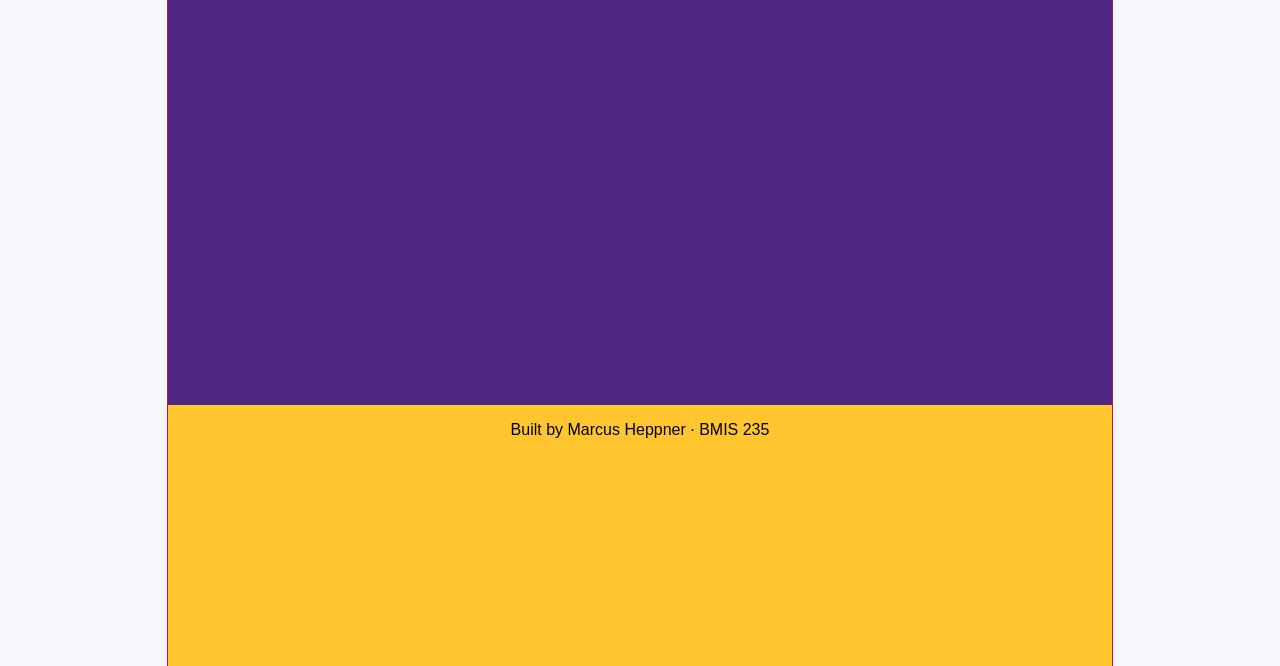
<file: my-gallery.html>
<!DOCTYPE html>
<!--
  Author: Marcus Heppner
  GU username: marcusheppner
  Course: BMIS 235 - Final (Path 2: Full build)
  Page: My Gallery - shows my hand-built gallery.html inside the site, using an iframe.
  gallery.html itself is unchanged; this page only frames it with the site menu.
-->
<html lang="en">
<head>
<meta charset="utf-8">
<meta name="viewport" content="width=device-width, initial-scale=1">
<meta name="author" content="Marcus Heppner">
<title>My Gallery - Embedding 101</title>
<link rel="stylesheet" href="styles.css?v=22">
</head>
<body>

<nav>
    <a class="brand" href="index.html">Embedding 101</a>
    <a href="index.html">Guide</a>
    <a href="podcast.html">Podcast</a>
    <a href="scenarios.html">Scenarios</a>
    <a class="active" href="my-gallery.html">My Gallery</a>
    <a href="quiz.html">Quiz</a>
</nav>

<header class="hero">
    <div class="kicker">A real example, built by hand</div>
    <h1>My Gallery</h1>
    <p>A page I built myself in the pencil editor, using every skill on this site: owned images, jump links,
       embedded videos, an interactive map, and a dark mode script.</p>
</header>

<main>
<section>
    <h2>What to look for</h2>
    <div class="grid">
        <div class="card"><div class="role">Owned &middot; jump links</div><h3>Player images</h3>
            <p>Two images stored in the repo. Click one and the page jumps to that player's video.</p></div>
        <div class="card"><div class="role">Embedded</div><h3>Highlight videos</h3>
            <p>YouTube videos using <code>/embed/</code> links inside iframes.</p></div>
        <div class="card"><div class="role">Embedded &middot; interactive</div><h3>Stadium map</h3>
            <p>A Google Map of U.S. Bank Stadium you can zoom and drag.</p></div>
        <div class="card"><div class="role">Built</div><h3>Dark mode</h3>
            <p>The button at the top swaps the page and map section between two colors.</p></div>
    </div>
    <p class="note-tip">The gallery below is a separate page, <code>gallery.html</code>, embedded here with an iframe.
       <a href="gallery.html">Open it on its own &rarr;</a></p>
</section>

<section>
    <iframe id="gallery-frame" class="gallery-frame" src="gallery.html" title="My hand-built gallery page"></iframe>
</section>
</main>

<footer>Built by Marcus Heppner &middot; BMIS 235</footer>

<script>
/*
  Makes the embedded gallery feel like part of this page:
  1. the iframe grows to fit the gallery, so there's only one scroll bar
  2. jump links inside the gallery (like #burrow) scroll this page to the right spot
  3. any other link inside the gallery opens in the whole window, not inside the box
*/
(function () {
    var frame = document.getElementById("gallery-frame");

    function fit() {
        try {
            var doc = frame.contentDocument;
            frame.style.height = doc.documentElement.scrollHeight + "px";
        } catch (e) { /* if the page can't be read, keep the default height */ }
    }

    frame.addEventListener("load", function () {
        var doc;
        try { doc = frame.contentDocument; } catch (e) { return; }
        fit();
        if (window.ResizeObserver) new ResizeObserver(fit).observe(doc.body);
        doc.querySelectorAll("img").forEach(function (img) { img.addEventListener("load", fit); });

        doc.addEventListener("click", function (e) {
            var a = e.target.closest ? e.target.closest("a[href]") : null;
            if (!a) return;
            var href = a.getAttribute("href");
            if (href.charAt(0) === "#") {
                var target = doc.getElementById(href.slice(1));
                if (!target) return;
                e.preventDefault();
                var top = frame.getBoundingClientRect().top + window.scrollY + target.getBoundingClientRect().top - 70;
                window.scrollTo({ top: href === "#top" ? frame.getBoundingClientRect().top + window.scrollY - 90 : top, behavior: "smooth" });
            } else {
                a.target = "_top";
            }
        });
    });
})();
</script>
</body>
</html>
</file>
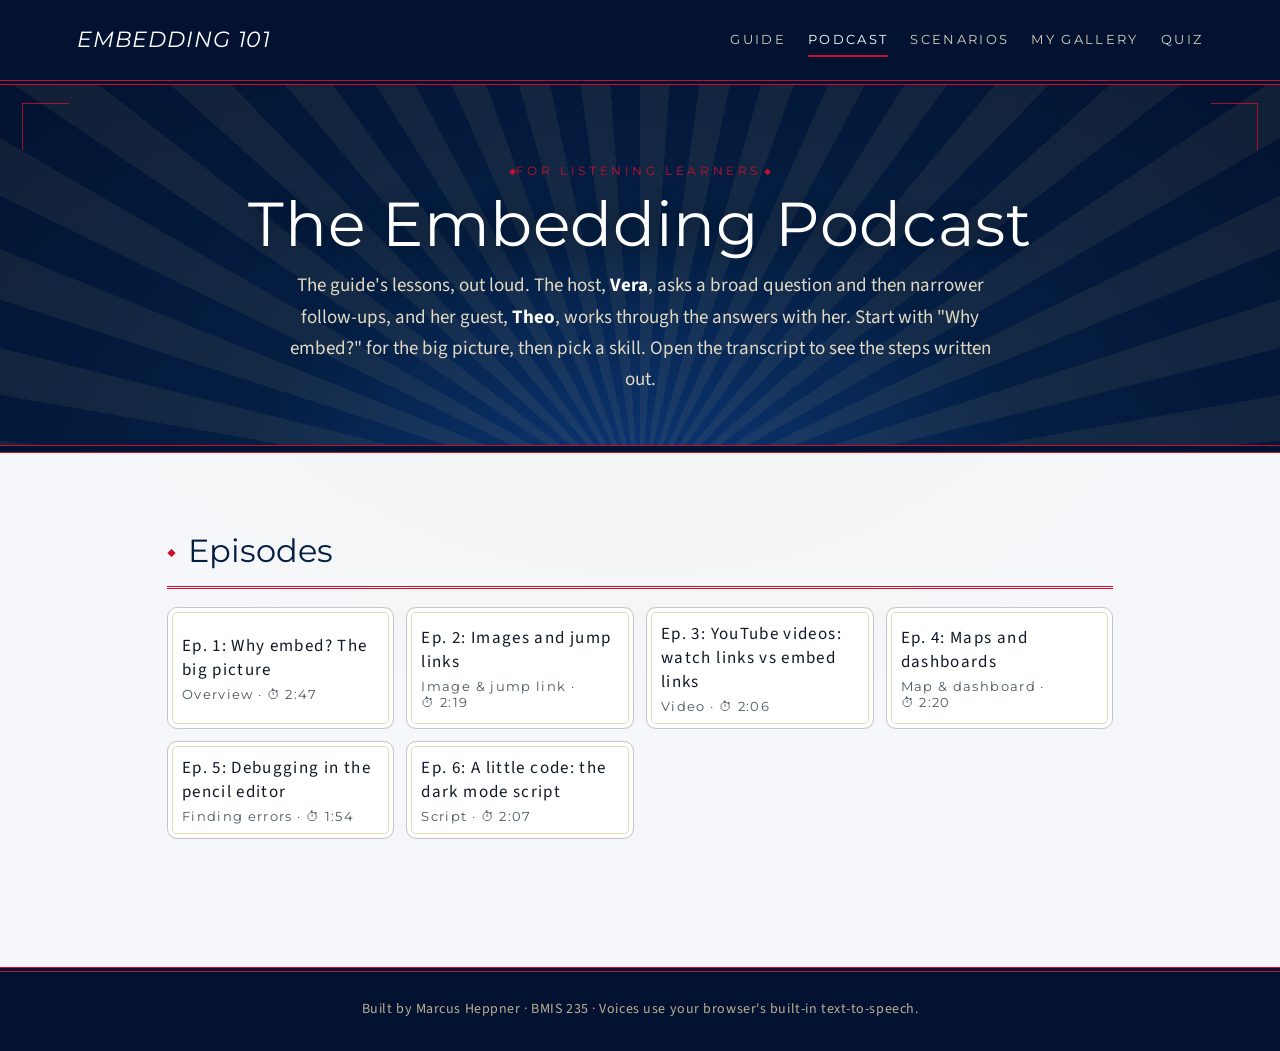
<file: podcast.html>
<!DOCTYPE html>
<!--
  Author: Marcus Heppner
  GU username: marcusheppner
  Course: BMIS 235 - Final (Path 2: Full build)
  Page: Podcast - audio lessons on embedding, read aloud by the browser.
-->
<html lang="en">
<head>
<meta charset="utf-8">
<meta name="viewport" content="width=device-width, initial-scale=1">
<meta name="author" content="Marcus Heppner">
<title>Podcast - Embedding 101</title>
<link rel="stylesheet" href="styles.css?v=22">
</head>
<body>

<nav>
    <a class="brand" href="index.html">Embedding 101</a>
    <a href="index.html">Guide</a>
    <a class="active" href="podcast.html">Podcast</a>
    <a href="scenarios.html">Scenarios</a>
    <a href="my-gallery.html">My Gallery</a>
    <a href="quiz.html">Quiz</a>
</nav>

<header class="hero">
    <div class="kicker">For listening learners</div>
    <h1>The Embedding Podcast</h1>
    <p>The guide's lessons, out loud. The host, <strong>Vera</strong>, asks a broad question and then narrower
       follow-ups, and her guest, <strong>Theo</strong>, works through the answers with her. Start with "Why embed?"
       for the big picture, then pick a skill. Open the transcript to see the steps written out.</p>
</header>

<main>

<section>
    <h2>Episodes</h2>
    <div class="episodes" id="episodes"></div>
</section>

<section id="player" hidden>
    <h2 id="ep-title"></h2>
    <p id="ep-question" class="plain"></p>
    <div class="player-bar">
        <div class="row">
            <button id="back15" class="ghost" title="Back 15 seconds">&#8634; 15s</button>
            <button id="play">&#9654; Play episode</button>
            <button id="fwd15" class="ghost" title="Forward 15 seconds">15s &#8635;</button>
            <button id="stop" class="ghost" disabled>&#9632; Stop</button>
            <label class="note-tip" for="speed" style="margin-left:auto">Speed</label>
            <select id="speed">
                <option value="0.75">0.75&times;</option>
                <option value="1">1&times;</option>
                <option value="1.25">1.25&times;</option>
                <option value="1.5">1.5&times;</option>
                <option value="2">2&times;</option>
            </select>
        </div>
        <div class="row timeline-row">
            <div id="progress" title="Jump to a point"><div id="progress-fill"></div></div>
            <span id="clock">0:00 / 0:00</span>
        </div>
        <p class="note-tip" style="margin:4px 0 0">Times are estimates from speaking pace; your voice may run a little faster or slower.
           Click any timestamp in the transcript to play from there.</p>
    </div>
    <div class="row voice-row">
        <label class="note-tip" for="voice-a">Vera (host)</label>
        <select id="voice-a"></select>
        <label class="note-tip" for="voice-b">Theo (guest)</label>
        <select id="voice-b"></select>
    </div>
    <p class="note-tip" id="voice-note"></p>

    <div class="now-playing" id="now-playing" hidden>
        <span class="np-label">Now playing</span>
        <span class="np-speaker" id="np-speaker"></span>
        <span class="np-text" id="np-text"></span>
    </div>

    <button type="button" class="ghost transcript-toggle" id="toggle-transcript" aria-expanded="false" aria-controls="transcript">
        &#9662; Show transcript
    </button>
    <div class="transcript" id="transcript" hidden></div>

    <div class="your-turn">
        <h3>Your turn: be the third host</h3>
        <ol id="prompts"></ol>
        <div class="row">
            <button id="rec">&#9679; Record my take</button>
            <span class="note-tip" id="rec-status"></span>
        </div>
        <div class="recordings" id="recordings"></div>
        <p style="margin-top:16px"><label for="written"><strong>Or write it out</strong> (saved in this browser):</label></p>
        <textarea id="written" rows="5" placeholder="Answer in your own words. Explaining it is the best test of whether you understand it."></textarea>
        <p class="note-tip" id="saved-msg"></p>
    </div>
</section>

</main>

<footer>Built by Marcus Heppner &middot; BMIS 235 &middot; Voices use your browser's built-in text-to-speech.</footer>

<script src="podcast.js?v=23"></script>
</body>
</html>
</file>
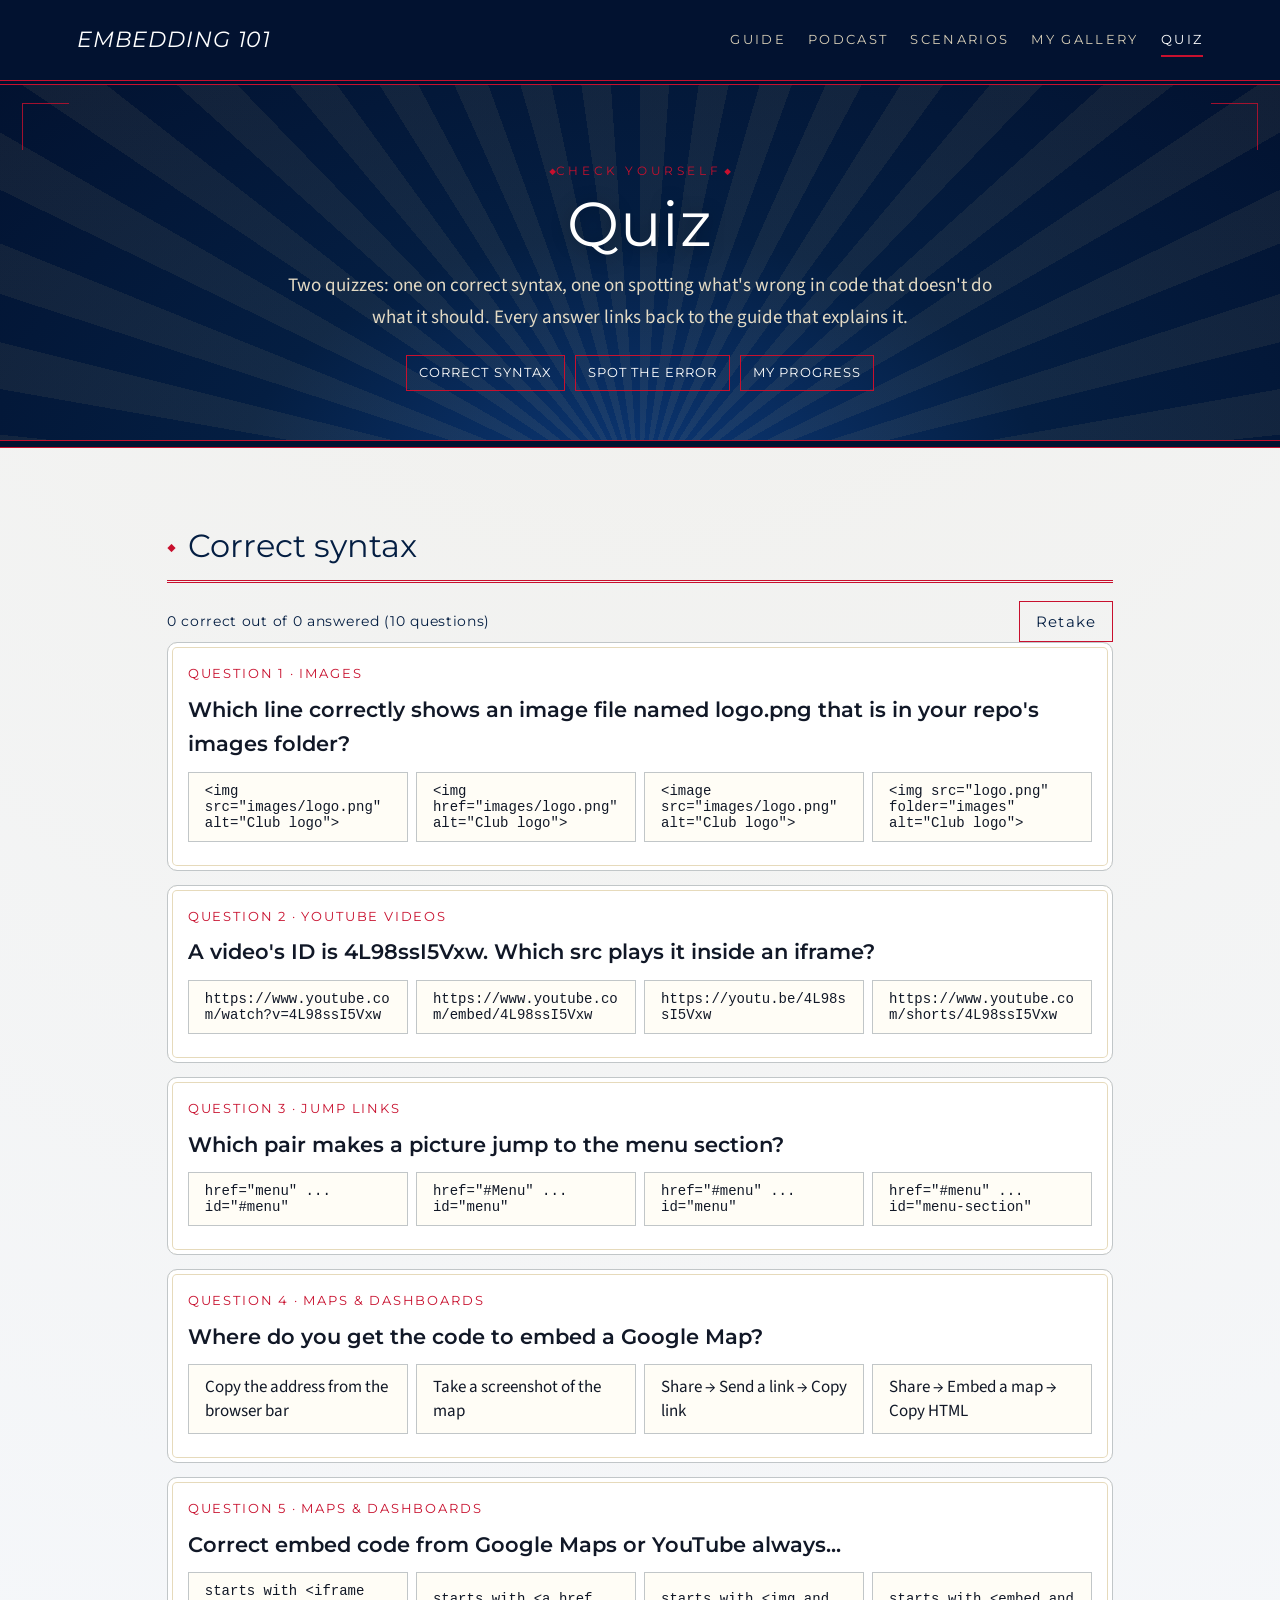
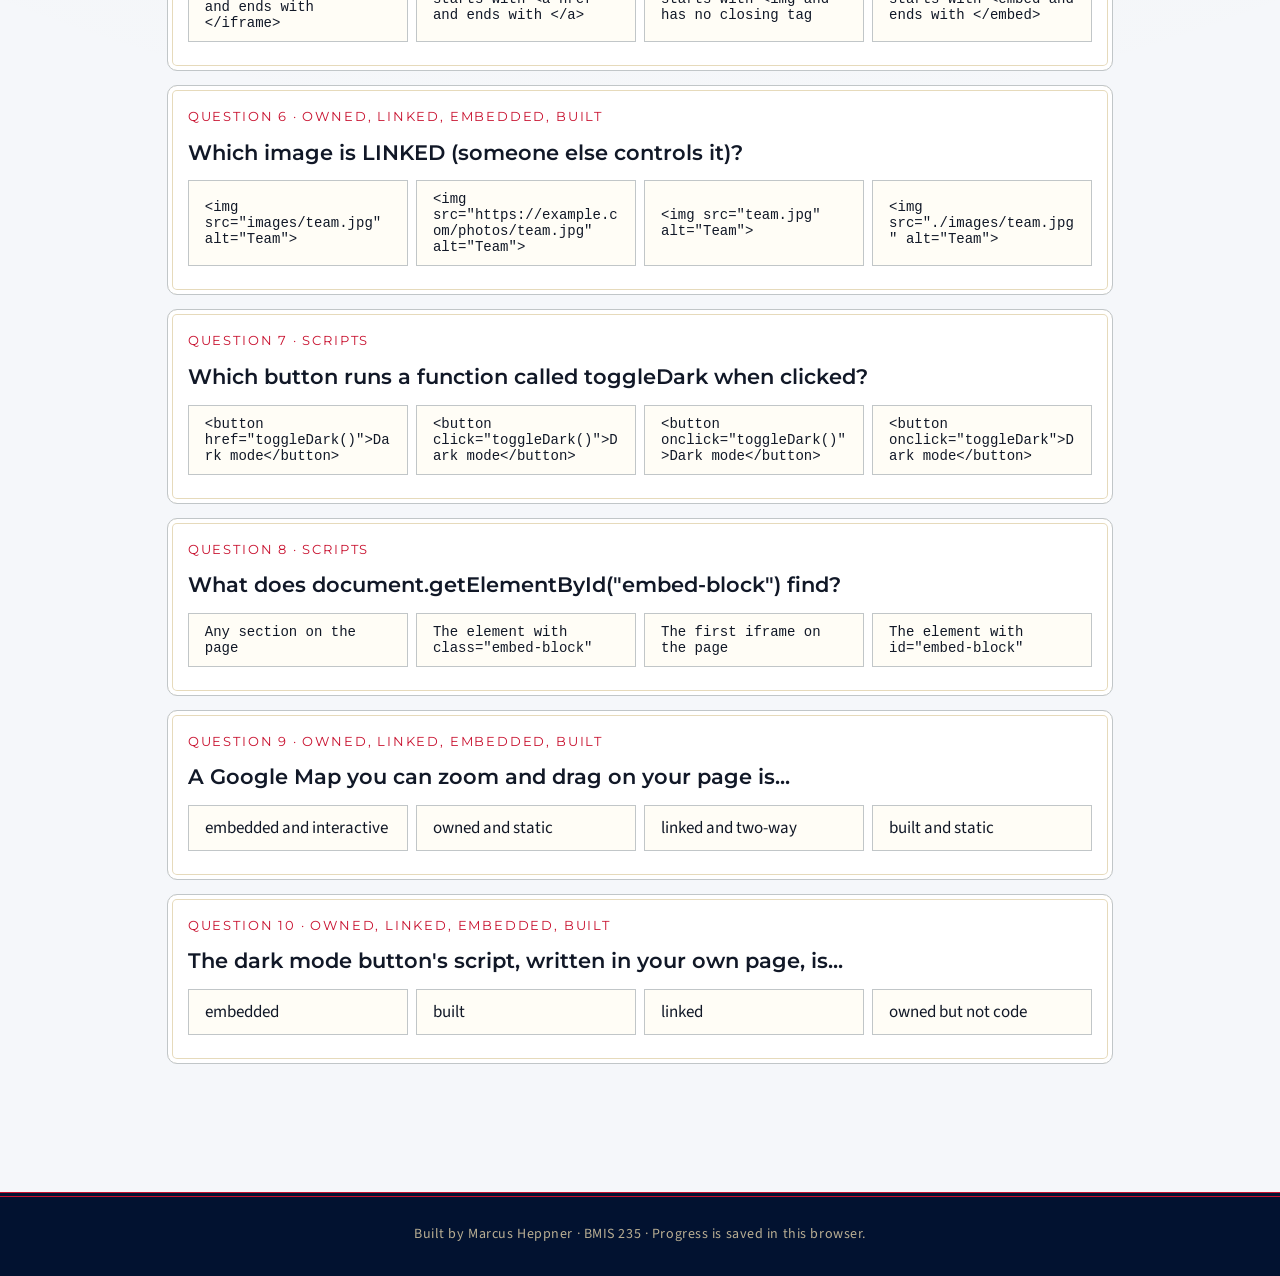
<file: quiz.html>
<!DOCTYPE html>
<!--
  Author: Marcus Heppner
  GU username: marcusheppner
  Course: BMIS 235 - Final (Path 2: Full build)
  Page: Quiz - syntax, spot the error, and progress (including scenarios).
-->
<html lang="en">
<head>
<meta charset="utf-8">
<meta name="viewport" content="width=device-width, initial-scale=1">
<meta name="author" content="Marcus Heppner">
<title>Quiz - Embedding 101</title>
<link rel="stylesheet" href="styles.css?v=22">
</head>
<body>

<nav>
    <a class="brand" href="index.html">Embedding 101</a>
    <a href="index.html">Guide</a>
    <a href="podcast.html">Podcast</a>
    <a href="scenarios.html">Scenarios</a>
    <a href="my-gallery.html">My Gallery</a>
    <a class="active" href="quiz.html">Quiz</a>
</nav>

<header class="hero">
    <div class="kicker">Check yourself</div>
    <h1>Quiz</h1>
    <p>Two quizzes: one on correct syntax, one on spotting what's wrong in code that doesn't do what it should.
       Every answer links back to the guide that explains it.</p>
    <div class="toc quiz-tabs" role="tablist">
        <a href="#syntax" data-tab="syntax" role="tab">Correct syntax</a>
        <a href="#spot" data-tab="spot" role="tab">Spot the error</a>
        <a href="#progress" data-tab="progress" role="tab">My progress</a>
    </div>
</header>

<main>
<section id="syntax" class="quiz-panel">
    <h2>Correct syntax</h2>
    <div class="row"><span class="score-line" id="sy-score"></span>
        <button type="button" class="ghost" id="sy-reset" style="margin-left:auto">Retake</button></div>
    <div id="sy-list"></div>
</section>

<section id="spot" class="quiz-panel" hidden>
    <h2>Spot the error</h2>
    <p class="note-tip">Each question gives a goal and some code that doesn't meet it. Find what's wrong.</p>
    <div class="row"><span class="score-line" id="sp-score"></span>
        <button type="button" class="ghost" id="sp-reset" style="margin-left:auto">Retake</button></div>
    <div id="sp-list"></div>
</section>

<section id="progress" class="quiz-panel" hidden>
    <h2>My progress</h2>
    <div class="grid" id="progress-summary"></div>
    <h3 style="margin-top:28px">By topic</h3>
    <div id="progress-topics"></div>
    <h3 style="margin-top:28px">Worth reviewing</h3>
    <div class="row" id="progress-review"></div>
    <p style="margin-top:28px"><button type="button" class="ghost" id="reset-all">Reset all progress</button></p>
</section>
</main>

<footer>Built by Marcus Heppner &middot; BMIS 235 &middot; Progress is saved in this browser.</footer>

<script src="scenarios-data.js?v=20"></script>
<script src="quiz-data.js?v=20"></script>
<script src="quiz.js?v=20"></script>
</body>
</html>
</file>
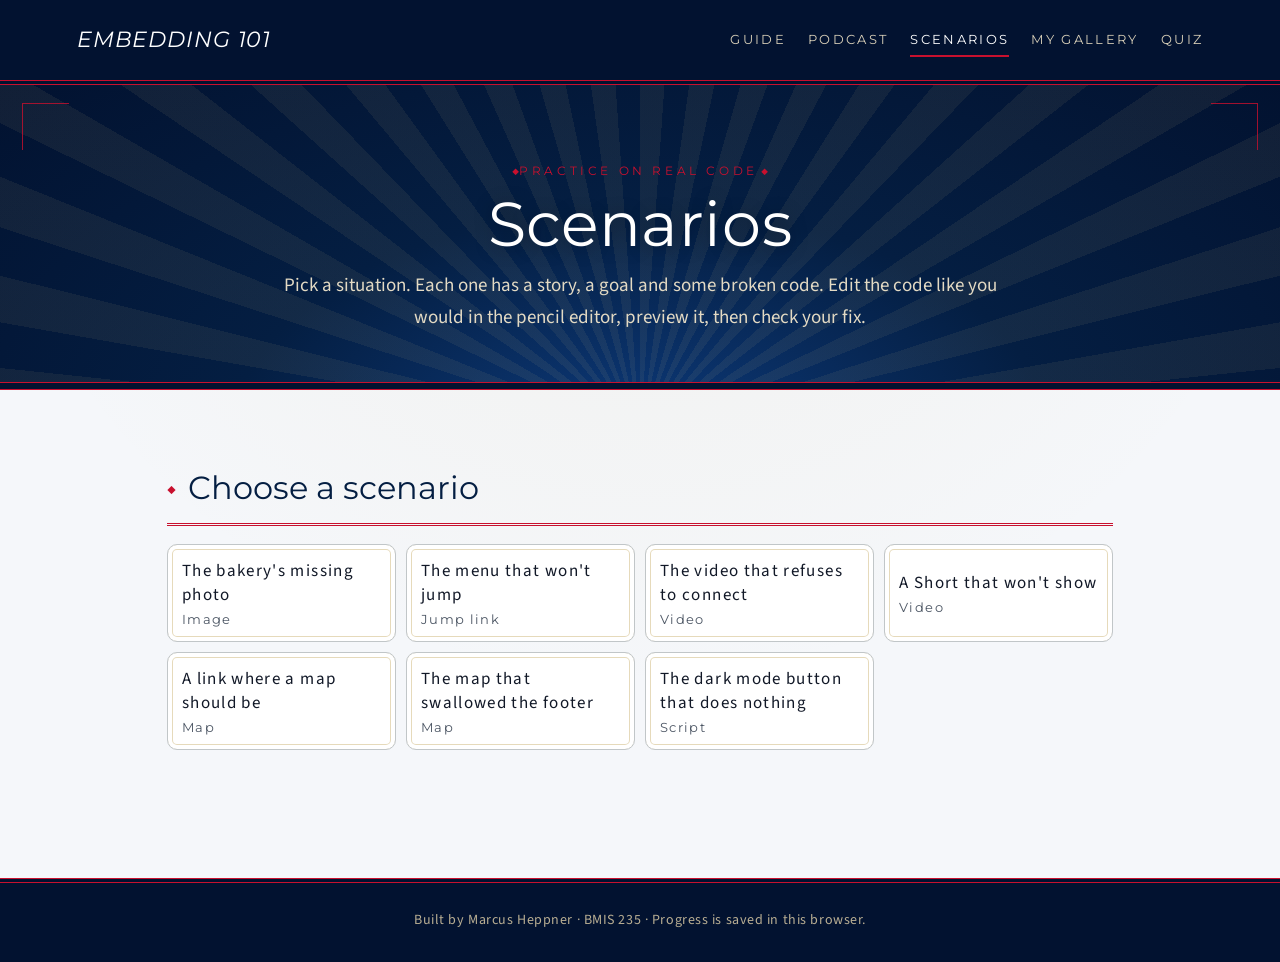
<file: scenarios.html>
<!DOCTYPE html>
<!--
  Author: Marcus Heppner
  GU username: marcusheppner
  Course: BMIS 235 - Final (Path 2: Full build)
  Page: Scenarios - fix broken embed code in a live editor.
-->
<html lang="en">
<head>
<meta charset="utf-8">
<meta name="viewport" content="width=device-width, initial-scale=1">
<meta name="author" content="Marcus Heppner">
<title>Scenarios - Embedding 101</title>
<link rel="stylesheet" href="styles.css?v=23">
</head>
<body>

<nav>
    <a class="brand" href="index.html">Embedding 101</a>
    <a href="index.html">Guide</a>
    <a href="podcast.html">Podcast</a>
    <a class="active" href="scenarios.html">Scenarios</a>
    <a href="my-gallery.html">My Gallery</a>
    <a href="quiz.html">Quiz</a>
</nav>

<header class="hero">
    <div class="kicker">Practice on real code</div>
    <h1>Scenarios</h1>
    <p>Pick a situation. Each one has a story, a goal and some broken code. Edit the code like you would in the pencil
       editor, preview it, then check your fix.</p>
</header>

<main>
<section>
    <h2>Choose a scenario</h2>
    <div class="drill-picker" id="picker"></div>
</section>

<section id="workspace" hidden>
    <h2 id="sc-title"></h2>
    <div class="role" id="sc-type" style="font-family:var(--sans);font-size:12px;letter-spacing:.14em;text-transform:uppercase;color:var(--gold)"></div>
    <div class="grid sc-brief">
        <div class="card"><h3>The situation</h3><p id="sc-story" class="story"></p></div>
        <div class="card"><h3>Your goal</h3><p id="sc-goal"></p></div>
    </div>

    <details class="guide how-to" open>
        <summary>How to use this page</summary>
        <ol class="how-steps">
            <li><strong>Read the situation and goal</strong> above, so you know what the page is supposed to do.</li>
            <li><strong>Edit the code</strong> by clicking into the <em>Code</em> box and typing, just like the pencil editor on GitHub. The Tab key adds spaces. Your changes save automatically on this device, so you can leave and come back.</li>
            <li><strong>See your changes</strong> by clicking <em>&#8635; Update preview</em>. The preview does not change while you type. Click it after every edit, then try your image, link or button inside the preview box.</li>
            <li><strong>Check your work</strong> with <em>Check my fix</em>. It lists which parts pass and which still need work.</li>
            <li><strong>Stuck?</strong> <em>Get a hint</em> shows one hint per click. <em>Show a fix</em> shows one working answer, so try the hints first.</li>
            <li><strong>Start over</strong> with <em>Reset code</em>. It puts back the original broken code and erases your edits for this scenario.</li>
        </ol>
    </details>

    <div class="editor-wrap">
        <div>
            <div class="row editor-bar"><strong>Code</strong>
                <button type="button" class="ghost" id="reset-code" style="margin-left:auto">Reset code</button></div>
            <textarea id="editor" spellcheck="false" autocapitalize="off" autocomplete="off"></textarea>
        </div>
        <div>
            <div class="row editor-bar"><strong>Preview</strong>
                <button type="button" class="ghost" id="run" style="margin-left:auto">&#8635; Update preview</button></div>
            <iframe id="preview" title="Preview of your code" sandbox="allow-scripts allow-same-origin allow-popups"></iframe>
        </div>
    </div>

    <div class="row" style="margin-top:12px">
        <button type="button" id="check">Check my fix</button>
        <button type="button" class="ghost" id="hint">Get a hint</button>
        <button type="button" class="ghost" id="show">Show a fix</button>
        <a class="note-tip" id="sc-guide" href="index.html" style="margin-left:auto">Read the guide for this &rarr;</a>
    </div>
    <div id="hints"></div>
    <div id="results"></div>
    <div id="solution"></div>
</section>
</main>

<footer>Built by Marcus Heppner &middot; BMIS 235 &middot; Progress is saved in this browser.</footer>

<script src="scenarios-data.js?v=20"></script>
<script src="scenarios.js?v=26"></script>
</body>
</html>
</file>
<file: styles.css>
/*
  Author: Marcus Heppner
  Course: BMIS 235 - HTML-4
  One stylesheet for every page of the Mrs. Dalloway study tool.
*/

@import url("https://fonts.googleapis.com/css2?family=Montserrat:wght@400;600;700&family=Source+Sans+3:ital,wght@0,400;0,600;1,400&display=swap");

:root {
    --paper: #f7f2e8;
    --paper-2: #efe6d4;
    --ink: #2b2530;
    --muted: #6b6270;
    --plum: #5b2a4e;
    --plum-soft: #8a4f78;
    --sage: #5f7a63;
    --line: #d9ccb4;
    --card: #fffdf8;
    --radius: 10px;
}

* { box-sizing: border-box; }

body {
    margin: 0;
    background: var(--paper);
    color: var(--ink);
    font-family: var(--serif);
    font-size: 18px;
    line-height: 1.65;
}

/* ===== MENU ===== */
nav {
    position: sticky;
    top: 0;
    z-index: 10;
    display: flex;
    flex-wrap: wrap;
    align-items: center;
    gap: 6px 22px;
    padding: 14px 6vw;
    background: var(--plum);
}
nav .brand {
    color: #fff;
    font-style: italic;
    font-size: 20px;
    margin-right: auto;
    text-decoration: none;
}
nav a {
    color: #f3e4ee;
    text-decoration: none;
    font-family: var(--sans);
    font-size: 15px;
    letter-spacing: 0.04em;
    text-transform: uppercase;
    padding: 4px 0;
    border-bottom: 2px solid transparent;
}
nav a:hover, nav a.active { border-bottom-color: #f3e4ee; color: #fff; }

/* ===== PAGE LAYOUT ===== */
header.hero {
    padding: 64px 6vw 40px;
    border-bottom: 1px solid var(--line);
    background: var(--paper-2);
}
header.hero h1 {
    font-size: clamp(34px, 5vw, 56px);
    font-weight: normal;
    margin: 0 0 10px;
    color: var(--plum);
    line-height: 1.15;
}
header.hero p { max-width: 720px; margin: 0; color: var(--muted); }
.kicker {
    font-family: var(--sans);
    font-size: 13px;
    text-transform: uppercase;
    letter-spacing: 0.12em;
    color: var(--plum-soft);
    margin-bottom: 8px;
}

main { padding: 24px 6vw 80px; max-width: 1100px; margin: 0 auto; }
section { margin: 48px 0; scroll-margin-top: 80px; }
.scene { scroll-margin-top: 80px; }
h2 {
    font-weight: normal;
    font-size: 30px;
    color: var(--plum);
    border-bottom: 1px solid var(--line);
    padding-bottom: 6px;
    margin-bottom: 18px;
}
h3 { font-size: 21px; margin: 0 0 6px; }
a { color: var(--plum); }

/* in-page table of contents */
.toc { display: flex; flex-wrap: wrap; gap: 10px; margin-top: 22px; }
.toc a, .chip {
    font-family: var(--sans);
    font-size: 14px;
    text-decoration: none;
    padding: 6px 12px;
    border: 1px solid var(--plum-soft);
    border-radius: 999px;
    color: var(--plum);
    background: var(--card);
}
.toc a:hover { background: var(--plum); color: #fff; }

/* plain-English callout */
.plain {
    background: var(--card);
    border-left: 4px solid var(--sage);
    padding: 14px 18px;
    border-radius: 0 var(--radius) var(--radius) 0;
    margin: 18px 0;
}
.plain strong { color: var(--sage); }

/* cards */
.grid { display: grid; grid-template-columns: repeat(auto-fill, minmax(280px, 1fr)); gap: 18px; }
.card {
    background: var(--card);
    border: 1px solid var(--line);
    border-radius: var(--radius);
    padding: 20px;
}
.card .role {
    font-family: var(--sans);
    font-size: 13px;
    color: var(--plum-soft);
    text-transform: uppercase;
    letter-spacing: 0.08em;
    margin-bottom: 8px;
}
.card p { margin: 8px 0; }
.card .device { font-size: 16px; color: var(--muted); border-top: 1px dashed var(--line); padding-top: 8px; }

blockquote {
    margin: 18px 0;
    padding: 4px 0 4px 18px;
    border-left: 3px solid var(--plum-soft);
    font-style: italic;
    color: var(--plum);
}

/* timeline for the day */
.timeline { list-style: none; padding: 0; margin: 0; border-left: 2px solid var(--line); }
.timeline li { padding: 0 0 18px 20px; position: relative; }
.timeline li::before {
    content: "";
    position: absolute;
    left: -7px; top: 9px;
    width: 12px; height: 12px;
    border-radius: 50%;
    background: var(--plum-soft);
}
.timeline .time { font-family: var(--sans); font-size: 14px; color: var(--muted); }

/* scenes page */
.part { margin-bottom: 40px; }
.scene {
    display: grid;
    grid-template-columns: 54px 1fr;
    gap: 14px;
    background: var(--card);
    border: 1px solid var(--line);
    border-radius: var(--radius);
    padding: 16px 18px;
    margin-bottom: 12px;
}
.scene.mono { border-left: 4px solid var(--plum-soft); }
.scene.mono blockquote { margin: 8px 0; font-size: 19px; }
.scene .num { font-size: 28px; color: var(--plum-soft); line-height: 1; }
.scene .who { font-family: var(--sans); font-size: 13px; color: var(--muted); }
.scene .status {
    display: inline-block;
    font-family: var(--sans);
    font-size: 12px;
    background: var(--paper-2);
    border-radius: 4px;
    padding: 2px 8px;
    color: var(--muted);
    margin-top: 6px;
}

/* buttons and forms */
button, .btn {
    font-family: var(--sans);
    font-size: 15px;
    border: none;
    border-radius: 8px;
    padding: 10px 16px;
    background: var(--plum);
    color: #fff;
    cursor: pointer;
}
button:hover { background: var(--plum-soft); }
button.ghost { background: transparent; color: var(--plum); border: 1px solid var(--plum-soft); }
button.ghost:hover { background: var(--paper-2); }
button:disabled { opacity: 0.45; cursor: default; }
textarea, select, input[type="text"] {
    width: 100%;
    font-family: var(--serif);
    font-size: 17px;
    padding: 10px 12px;
    border: 1px solid var(--line);
    border-radius: 8px;
    background: #fff;
    color: var(--ink);
}
.row { display: flex; flex-wrap: wrap; gap: 10px; align-items: center; }

/* podcast page */
.episodes { display: grid; grid-template-columns: repeat(auto-fill, minmax(220px, 1fr)); gap: 12px; }
.episode-btn {
    text-align: left;
    background: var(--card);
    color: var(--ink);
    border: 1px solid var(--line);
    font-family: var(--serif);
    font-size: 17px;
    padding: 14px;
}
.episode-btn small { display: block; color: var(--muted); font-family: var(--sans); font-size: 13px; margin-top: 4px; }
.episode-btn.active, .episode-btn:hover { border-color: var(--plum); background: #fff; color: var(--ink); }
.transcript { margin-top: 18px; }
.line { padding: 10px 14px; border-radius: 8px; margin-bottom: 8px; }
.line .speaker { font-family: var(--sans); font-size: 13px; font-weight: bold; text-transform: uppercase; letter-spacing: 0.06em; }
.line.a { background: #f4e9f0; }
.line.a .speaker { color: var(--plum); }
.line.b { background: #e9f0ea; }
.line.b .speaker { color: var(--sage); }
.line.speaking { outline: 2px solid var(--plum-soft); }
.line:hover .voice-row { margin-top: 12px; }
.voice-row select { width: auto; max-width: 260px; font-size: 15px; padding: 6px 8px; }
.your-turn { background: var(--card); border: 2px dashed var(--plum-soft); border-radius: var(--radius); padding: 18px; margin-top: 18px; }
.your-turn ol { margin: 8px 0 14px; }
.recordings audio { width: 100%; margin-top: 8px; }

/* notes chat page */
.chat-wrap { display: grid; grid-template-columns: 1fr 280px; gap: 22px; align-items: start; }
.chat {
    background: var(--card);
    border: 1px solid var(--line);
    border-radius: var(--radius);
    display: flex;
    flex-direction: column;
    height: 70vh;
    min-height: 460px;
}
.messages { flex: 1; overflow-y: auto; padding: 18px; }
.msg { max-width: 88%; margin-bottom: 14px; padding: 12px 14px; border-radius: 12px; }
.msg.user { margin-left: auto; background: var(--plum); color: #fff; border-bottom-right-radius: 2px; }
.msg.bot { background: var(--paper-2); border-bottom-left-radius: 2px; }
.msg.bot h4 { margin: 10px 0 2px; font-size: 15px; font-family: var(--sans); color: var(--plum); }
.msg.bot h4:first-child { margin-top: 0; }
.msg.bot p { margin: 4px 0; }
.msg .stamp { display: block; font-size: 12px; opacity: 0.7; margin-top: 6px; font-family: var(--sans); }
.composer { border-top: 1px solid var(--line); padding: 12px; display: flex; gap: 10px; }
.composer textarea { height: 64px; resize: vertical; }
.sidebar .card { margin-bottom: 16px; }
.bar { display: flex; align-items: center; gap: 8px; margin: 6px 0; font-size: 15px; }
.bar span:first-child { width: 120px; flex-shrink: 0; }
.bar .fill { height: 10px; background: var(--plum-soft); border-radius: 5px; min-width: 2px; }
.note-tip { font-size: 15px; color: var(--muted); }
.photo-btn {
    display: flex; align-items: center; justify-content: center;
    width: 48px; flex-shrink: 0; cursor: pointer; color: var(--plum);
    border: 1px solid var(--line); border-radius: 8px; background: var(--paper-2);
}
.photo-btn:hover { border-color: var(--plum-soft); background: #fff; }
.photo-label .icon-camera { vertical-align: -2px; }
.note-photo { display: block; max-width: 100%; max-height: 260px; border-radius: 8px; margin-bottom: 8px; }
.photo-label { display: block; font-family: var(--sans); font-size: 13px; opacity: 0.85; margin-bottom: 4px; }
.msg.photo-review { background: var(--card); color: var(--ink); border: 2px solid var(--plum-soft); max-width: 92%; }
.msg.photo-review textarea { margin: 8px 0; }
.ocr-progress { height: 8px; background: var(--paper-2); border-radius: 4px; overflow: hidden; margin: 8px 0; }
.ocr-fill { height: 100%; width: 3%; background: var(--plum-soft); transition: width .2s; }

footer { text-align: center; color: var(--muted); font-size: 14px; padding: 30px; border-top: 1px solid var(--line); }

@media (max-width: 800px) {
    .chat-wrap { grid-template-columns: 1fr; }
    body { font-size: 17px; }
}

/* links from the scene list to breakdowns */
.status-link {
    display: inline-block; margin-top: 8px;
    font-family: var(--sans); font-size: 14px; font-weight: bold;
    color: #fff; background: var(--plum); text-decoration: none;
    border-radius: 6px; padding: 5px 12px;
}
.status-link:hover { background: var(--plum-soft); }

/* breakdown page */
.edition-card { margin-bottom: 18px; background: var(--paper-2); }
.quote-card { margin-bottom: 16px; }
.quote-top { display: flex; gap: 16px; align-items: flex-start; }
.quote-top blockquote { flex: 1; margin: 0; font-size: 20px; }
.page-box { display: flex; align-items: center; gap: 6px; flex-shrink: 0; }
.page-input { width: 62px !important; text-align: center; padding: 8px 6px !important; }
.cam-btn { padding: 8px 10px; line-height: 0; }
.page-msg { margin: 6px 0 0; min-height: 0; }
.page-msg button { padding: 3px 8px; font-size: 13px; margin-left: 6px; }
.meaning { margin: 12px 0 8px; }
.meaning strong { color: var(--sage); }
.close-reading summary { cursor: pointer; font-family: var(--sans); font-size: 14px; color: var(--plum); }
.close-reading textarea { margin-top: 8px; }
.pager { justify-content: space-between; margin-top: 24px; }
.ghost-link { text-decoration: none; background: transparent; color: var(--plum); border: 1px solid var(--plum-soft); }
.ghost-link:hover { background: var(--paper-2); }
#related .chip { text-decoration: none; }
#themes { margin-top: 12px; }
@media (max-width: 640px) { .quote-top { flex-direction: column; } }


/* =====================================================================
   GILDED THEME  -  1920s London: emerald, black, gold leaf, Art Deco.
   Everything below overrides the plain theme above. Delete this whole
   block to go back to the original look.
   ===================================================================== */
:root {
    --paper: #f5f7fa;          /* page background: cool off-white */
    --paper-2: #e4e8ee;        /* secondary background */
    --ink: #111827;            /* body text */
    --muted: #4b5563;          /* small gray text */
    --plum: #041E42;           /* Gonzaga navy: headings, buttons */
    --plum-soft: #C8102E;      /* Gonzaga red: borders */
    --sage: #C8102E;           /* Gonzaga red: callout labels */
    --line: #C1C6C8;           /* Gonzaga gray: thin lines */
    --card: #ffffff;           /* card background */
    --radius: 10px;
    --gold: #C8102E;           /* accent lines and labels: red */
    --gold-light: #ffffff;     /* text on navy: white */
    --night: #021230;          /* menu bar and footer: deep navy */
    --serif: "Source Sans 3", Arial, sans-serif;      /* body text */
    --display: "Montserrat", Arial, sans-serif;       /* headings */
    --sans: "Montserrat", Arial, sans-serif;          /* labels and menu */
}

body {
    font-size: 19px;
    background:
        radial-gradient(circle at 50% 0, rgba(184,150,62,.08), transparent 60%),
        var(--paper);
}

/* --- the menu: black lacquer and gold --- */
nav {
    background: var(--night);
    border-bottom: 1px solid var(--gold);
    box-shadow: 0 3px 0 var(--night), 0 4px 0 var(--gold);
    padding: 16px 6vw;
}
nav .brand {
    font-family: var(--display);
    color: var(--gold-light);
    letter-spacing: .04em;
    font-size: 22px;
}
nav a { color: #d8cfb8; letter-spacing: .18em; font-size: 13px; padding-top: 6px; }
nav a:hover, nav a.active { color: var(--gold-light); border-bottom-color: var(--gold); }

/* --- hero: emerald with an Art Deco sunburst --- */
header.hero {
    position: relative;
    text-align: center;
    padding: 80px 6vw 56px;
    color: #efe6cf;
    background:
        repeating-conic-gradient(from 0deg at 50% 115%, rgba(226,201,131,.07) 0deg 4deg, transparent 4deg 8deg),
        radial-gradient(ellipse at 50% 115%, #0d3a7a 0%, var(--plum) 45%, var(--night) 100%);
    border-bottom: 1px solid var(--gold);
    box-shadow: inset 0 -6px 0 var(--night), inset 0 -7px 0 var(--gold);
}
header.hero::before, header.hero::after {      /* gold corner brackets */
    content: ""; position: absolute; width: 46px; height: 46px; border: 1px solid var(--gold); opacity: .8;
}
header.hero::before { top: 22px; left: 22px; border-right: 0; border-bottom: 0; }
header.hero::after  { top: 22px; right: 22px; border-left: 0; border-bottom: 0; }
header.hero h1 {
    font-family: var(--display);
    color: var(--gold-light);
    font-size: clamp(36px, 5.5vw, 62px);
    letter-spacing: .01em;
    text-shadow: 0 2px 18px rgba(0,0,0,.35);
}
header.hero p { color: #e3dac4; margin: 0 auto; }
header.hero strong { color: var(--gold-light); }
.kicker { color: var(--gold); letter-spacing: .3em; font-size: 12px; }
.kicker::before, .kicker::after { content: " \25C6 "; color: var(--gold); letter-spacing: 0; }
.toc { justify-content: center; }
.toc a, .chip {
    border-radius: 0;
    border-color: var(--gold);
    letter-spacing: .08em;
    font-size: 13px;
    text-transform: uppercase;
}
header.hero .toc a { background: transparent; color: var(--gold-light); }
header.hero .toc a:hover { background: var(--gold); color: var(--night); }

/* --- headings with a gold double rule and a diamond --- */
h2 {
    font-family: var(--display);
    color: var(--plum);
    font-size: 32px;
    border-bottom: 3px double var(--gold);
    padding-bottom: 8px;
}
h2::before { content: "\25C6"; color: var(--gold); font-size: 15px; margin-right: 12px; vertical-align: 5px; }
h3 { font-family: var(--display); font-weight: 600; color: var(--ink); }
a { color: var(--plum); text-decoration-color: var(--gold); }

/* --- framed cards (thin gold frame with an inner rule) --- */
.card, .scene, .chat, .your-turn, .episode-btn {
    border: 1px solid var(--line);
    box-shadow: inset 0 0 0 4px var(--card), inset 0 0 0 5px rgba(184,150,62,.35);
    border-radius: var(--radius);
}
.card .role { color: var(--gold); letter-spacing: .14em; }
.card .device { border-top: 1px solid var(--line); }
.plain {
    background: var(--card);
    border-left: 3px solid var(--gold);
    box-shadow: 0 0 0 1px var(--line);
    border-radius: 0;
}
.plain strong { color: var(--sage); font-family: var(--display); }
blockquote { border-left-color: var(--gold); color: var(--plum); }

/* scene list */
.scene .num { font-family: var(--display); color: var(--gold); }
.scene.mono { border-left: 3px solid var(--gold); }
.timeline { border-left-color: var(--gold); }
.timeline li::before { border-radius: 0; transform: rotate(45deg); background: var(--gold); width: 10px; height: 10px; left: -6px; }

/* --- buttons: emerald with gold lettering --- */
button, .btn, .status-link {
    background: var(--plum);
    color: var(--gold-light);
    border: 1px solid var(--gold);
    border-radius: 0;
    font-family: var(--sans);
    letter-spacing: .08em;
}
button:hover, .status-link:hover { background: var(--night); color: #fff; }
button.ghost, .ghost-link { background: transparent; color: var(--plum); border: 1px solid var(--gold); }
button.ghost:hover, .ghost-link:hover { background: var(--paper-2); color: var(--plum); }
textarea, select, input[type="text"] { border-radius: 0; border-color: var(--line); background: #fffdf6; }
textarea:focus, input[type="text"]:focus { outline: 1px solid var(--gold); }

/* podcast */
.episode-btn.active, .episode-btn:hover { border-color: var(--gold); }
.line { border-radius: 0; }
.line.a { background: #e7ede6; }
.line.a .speaker { color: var(--plum); }
.line.b { background: #f1e4dc; }
.line.b .speaker { color: var(--sage); }
.line.speaking { outline: 1px solid var(--gold); }

/* chat */
.msg { border-radius: 0; }
.msg.user { background: var(--plum); color: #f1e8d0; }
.msg.user a { color: var(--gold-light); }
.msg.bot { background: #efe6cf; border-left: 2px solid var(--gold); }
.msg.bot h4 { color: var(--plum); letter-spacing: .06em; }
.bar .fill { background: var(--gold); }
.photo-btn { border-radius: 0; color: var(--plum); border-color: var(--gold); }

/* breakdown */
.edition-card { background: #efe6cf; }
.meaning strong { color: var(--sage); font-family: var(--display); }

/* --- footer: black with a gold rule --- */
footer {
    background: var(--night);
    color: #b9ae93;
    border-top: 1px solid var(--gold);
    box-shadow: inset 0 3px 0 var(--night), inset 0 4px 0 var(--gold);
    letter-spacing: .04em;
}

/* medical-focus additions */
.part-label { font-family: var(--sans); text-transform: uppercase; letter-spacing: .18em; font-size: 14px; color: var(--gold); margin: 28px 0 12px; }
.chip.small { font-size: 11px; padding: 3px 8px; margin: 4px 6px 0 0; }
.plain.angle { border-left-color: var(--plum); }
.plain.angle strong { color: var(--plum); }
.scene .status-link { margin-top: 14px; }
.est-page { margin: 8px 0 0; font-family: var(--sans); font-size: 14px; letter-spacing: .03em; color: var(--muted); }
.est-page strong { color: var(--plum); }

/* podcast player */
.player-bar { background: var(--card); border: 1px solid var(--line); padding: 14px 16px; margin: 14px 0; box-shadow: inset 0 0 0 4px var(--card), inset 0 0 0 5px rgba(184,150,62,.35); }
.player-bar select { width: auto; padding: 6px 8px; font-size: 15px; }
.timeline-row { margin-top: 12px; flex-wrap: nowrap; }
.timeline-row #progress { flex: 1; height: 8px; background: var(--paper-2); cursor: pointer; position: relative; border: 1px solid var(--line); }
.timeline-row #progress-fill { height: 100%; width: 0; background: var(--gold); transition: width .25s linear; }
#clock { font-family: var(--sans); font-size: 14px; letter-spacing: .05em; color: var(--muted); min-width: 92px; text-align: right; }
.stamp-btn {
    background: none; border: 0; padding: 0 0 0 6px; color: var(--muted);
    font-family: var(--sans); font-size: 12px; letter-spacing: .06em; font-weight: normal; text-transform: none;
}
.stamp-btn:hover { background: none; color: var(--gold); text-decoration: underline; }
.ep-length { white-space: nowrap; }

/* seminar format: question lines read as chapter headings */
.line.q { background: var(--plum); color: #f1e8d0; font-family: var(--display); font-size: 21px; margin-top: 22px; }
.line.q .speaker { color: var(--gold-light); }
.line.q .stamp-btn { color: var(--gold-light); }
.line.q 
/* transcript toggle + now playing */
.transcript-toggle { margin-top: 16px; }
.transcript-toggle + .transcript { margin-top: 12px; }
.now-playing {
    display: flex; gap: 10px; align-items: baseline; flex-wrap: wrap;
    background: var(--card); border: 1px solid var(--line); border-left: 3px solid var(--gold);
    padding: 12px 16px; margin-top: 14px;
}
.now-playing.is-question { border-left-color: var(--plum); }
.np-label { font-family: var(--sans); font-size: 11px; letter-spacing: .18em; text-transform: uppercase; color: var(--gold); }
.np-speaker { font-family: var(--sans); font-size: 13px; font-weight: 600; letter-spacing: .06em; text-transform: uppercase; color: var(--plum); }
.np-text { flex-basis: 100%; font-size: 18px; }
.now-playing[hidden] { display: none; }

.notice-list { margin: 8px 0 0; padding-left: 22px; }
.notice-list li { margin: 4px 0; }
.open-list li { margin: 10px 0; }

/* quiz */
.quiz-tabs a.on { background: var(--gold); color: var(--night); }
.quiz-card { margin-bottom: 14px; }
.quiz-card blockquote { font-size: 20px; margin: 4px 0 10px; }
.options { display: grid; grid-template-columns: repeat(auto-fill, minmax(220px, 1fr)); gap: 8px; margin-top: 10px; }
.option { text-align: left; background: #fffdf6; color: var(--ink); border: 1px solid var(--line); font-family: var(--serif);
          font-size: 17px; letter-spacing: 0; text-transform: none; }
.option:hover:not(:disabled) { background: var(--paper-2); color: var(--ink); border-color: var(--gold); }
.option:disabled { opacity: 1; cursor: default; }
.option.right { background: #e3eee4; border-color: var(--sage); border-color: #4f7a5a; }
.option.wrong { background: #f3dfdb; border-color: var(--sage); }
.quiz-feedback { margin: 10px 0 0; font-size: 16px; }
.score-line { font-family: var(--sans); font-size: 14px; letter-spacing: .05em; color: var(--plum); }
.drill-picker { display: grid; grid-template-columns: repeat(auto-fill, minmax(200px, 1fr)); gap: 10px; margin: 14px 0 20px; }
.drill-btn small { display: block; }
.drill-card textarea { margin-top: 12px; }
.checklist { margin-top: 16px; border-top: 1px solid var(--line); padding-top: 12px; }
.checklist h4 { font-family: var(--sans); font-size: 13px; letter-spacing: .12em; text-transform: uppercase; color: var(--gold); margin: 14px 0 6px; }
.checklist ul { list-style: none; padding: 0; margin: 0; }
.checklist li { padding: 6px 0; border-bottom: 1px dashed var(--line); }
.checklist .tick { display: inline-block; width: 24px; font-weight: bold; }
.checklist li.met .tick { color: #4f7a5a; }
.checklist li.unmet .tick { color: var(--muted); }
.checklist .hint { display: block; margin-left: 24px; font-size: 15px; color: var(--muted); font-style: italic; }

/* class discussion */
.kicker[style] { margin-bottom: 12px; }
h3.sub { margin: 22px 0 8px; font-family: var(--sans); font-size: 14px; letter-spacing: .14em; text-transform: uppercase; color: var(--gold); }
.disc-quote { background: var(--card); border: 1px solid var(--line); padding: 12px 16px; margin-bottom: 10px; }
.disc-quote blockquote { margin: 0 0 4px; }
.flow { display: flex; flex-direction: column; align-items: flex-start; gap: 2px; margin-top: 12px; font-family: var(--sans); font-size: 14px; }
.flow span { background: var(--paper-2); padding: 4px 10px; border-left: 2px solid var(--gold); }
.flow span.arrow { background: none; border: 0; color: var(--gold); padding: 0 14px; }
.topic-list { display: flex; flex-direction: column; gap: 6px; }
.topic-btn { text-align: left; font-size: 13px; padding: 7px 10px; }
.msg.bot ul { margin: 4px 0; padding-left: 20px; }
.stamp-inline { font-family: var(--sans); font-size: 13px; color: var(--muted); }

/* quiz passages */
.passage { background: #fffdf6; border: 1px solid var(--line); border-left: 3px solid var(--gold); padding: 14px 18px; margin: 12px 0 4px; font-size: 18px; line-height: 1.7; }
.passage p { margin: 0 0 10px; }
.passage p:last-child { margin-bottom: 0; }
.passage mark { background: #f1e2b3; color: var(--ink); padding: 1px 2px; box-shadow: 0 1px 0 var(--gold); }
.passage-src { margin: 4px 0 10px; font-size: 14px; }

/* how to use */
.steps { padding-left: 0; list-style: none; counter-reset: step; margin: 0; }
.steps li { counter-increment: step; position: relative; padding: 10px 0 10px 52px; border-bottom: 1px dashed var(--line); }
.steps li::before {
    content: counter(step); position: absolute; left: 0; top: 8px; width: 34px; height: 34px;
    border: 1px solid var(--gold); color: var(--plum); font-family: var(--display); font-size: 18px;
    display: flex; align-items: center; justify-content: center;
}
.steps li::before { line-height: 1; }

/* phones: a smaller menu that scrolls away instead of covering half the screen */
@media (max-width: 640px) {
    nav { position: static; padding: 12px 5vw; gap: 4px 16px; }
    nav .brand { font-size: 18px; flex-basis: 100%; }
    nav a { font-size: 12px; letter-spacing: .1em; }
    header.hero { padding: 48px 6vw 36px; }
    header.hero::before, header.hero::after { width: 28px; height: 28px; top: 14px; }
    header.hero::before { left: 14px; } header.hero::after { right: 14px; }
    .toc a, .chip { font-size: 12px; padding: 5px 10px; }
}

/* ===== Embedding 101 ===== */
code { font-family: "Courier New", Courier, monospace; font-size: .9em; background: #efe6cf; padding: 1px 5px; }
pre.code { background: var(--night); color: #f1e8d0; padding: 14px 16px; overflow-x: auto; margin: 8px 0 14px;
           border-left: 3px solid var(--gold); font-size: 15px; line-height: 1.5; white-space: pre-wrap; word-break: break-word; }
pre.code code { background: none; padding: 0; color: inherit; font-size: inherit; }
.code-label { font-family: var(--sans); font-size: 12px; letter-spacing: .1em; text-transform: uppercase; color: var(--muted); margin: 12px 0 0; }
.diagram { display: block; width: 100%; max-width: 800px; height: auto; margin: 10px auto 18px; border: 1px solid var(--line); }
.demo { background: var(--card); border: 1px solid var(--line); padding: 18px; margin-bottom: 18px;
        box-shadow: inset 0 0 0 4px var(--card), inset 0 0 0 5px rgba(184,150,62,.35); transition: background .3s, color .3s; }
.demo > img { max-width: 100%; height: auto; display: block; }
.demo .role { font-family: var(--sans); font-size: 12px; letter-spacing: .14em; text-transform: uppercase; color: var(--gold); margin-bottom: 10px; }
.frame { position: relative; max-width: 600px; }
.frame iframe { max-width: 100%; display: block; }
.demo-box { padding: 16px; margin: 8px 0 12px; transition: background .3s, color .3s; }
details.guide { background: var(--card); border: 1px solid var(--line); margin-bottom: 12px; }
details.guide summary { cursor: pointer; padding: 14px 18px; font-family: var(--display); font-size: 21px; color: var(--plum); list-style: none; }
details.guide summary::-webkit-details-marker { display: none; }
details.guide summary::after { content: "+"; float: right; color: var(--gold); font-family: var(--sans); }
details.guide[open] summary::after { content: "\2013"; }
.guide-num { display: inline-block; width: 30px; height: 30px; line-height: 30px; text-align: center; border: 1px solid var(--gold);
             font-family: var(--sans); font-size: 14px; margin-right: 8px; }
.guide-body { padding: 0 18px 16px; }
.plain.debug { border-left-color: var(--sage); }
.plain.debug strong { color: var(--sage); }

/* scenarios */
.sc-brief { margin-bottom: 16px; }
.story { word-break: break-word; }
.editor-wrap { display: grid; grid-template-columns: 1fr 1fr; gap: 16px; }
.editor-bar { margin-bottom: 6px; font-family: var(--sans); font-size: 13px; letter-spacing: .08em; text-transform: uppercase; color: var(--plum); }
.editor-bar button { padding: 5px 10px; font-size: 12px; }
#editor { width: 100%; height: 340px; font-family: "Courier New", Courier, monospace; font-size: 14px; line-height: 1.5;
          background: var(--night); color: #f1e8d0; border: 1px solid var(--gold); padding: 12px; resize: vertical; white-space: pre; }
#preview { width: 100%; height: 340px; border: 1px solid var(--line); background: #fff; }
@media (max-width: 800px) { .editor-wrap { grid-template-columns: 1fr; } }
.code-options .option { font-family: "Courier New", Courier, monospace; font-size: 14px; }
.option { white-space: normal; overflow-wrap: anywhere; }
.options { grid-template-columns: repeat(auto-fill, minmax(min(220px, 100%), 1fr)); }

/* My Gallery: the embedded hand-built page */
.gallery-frame { width: 100%; height: 1800px; border: 1px solid var(--gold); background: #fff; display: block; }

/* Scenarios: "How to use this page" box */
details.how-to { margin: 16px 0; }
details.how-to summary { font-size: 18px; }
.how-steps { margin: 0; padding: 0 22px 16px 40px; font-family: var(--sans); font-size: 15px; line-height: 1.55; }
.how-steps li { margin-bottom: 6px; }
</file>
